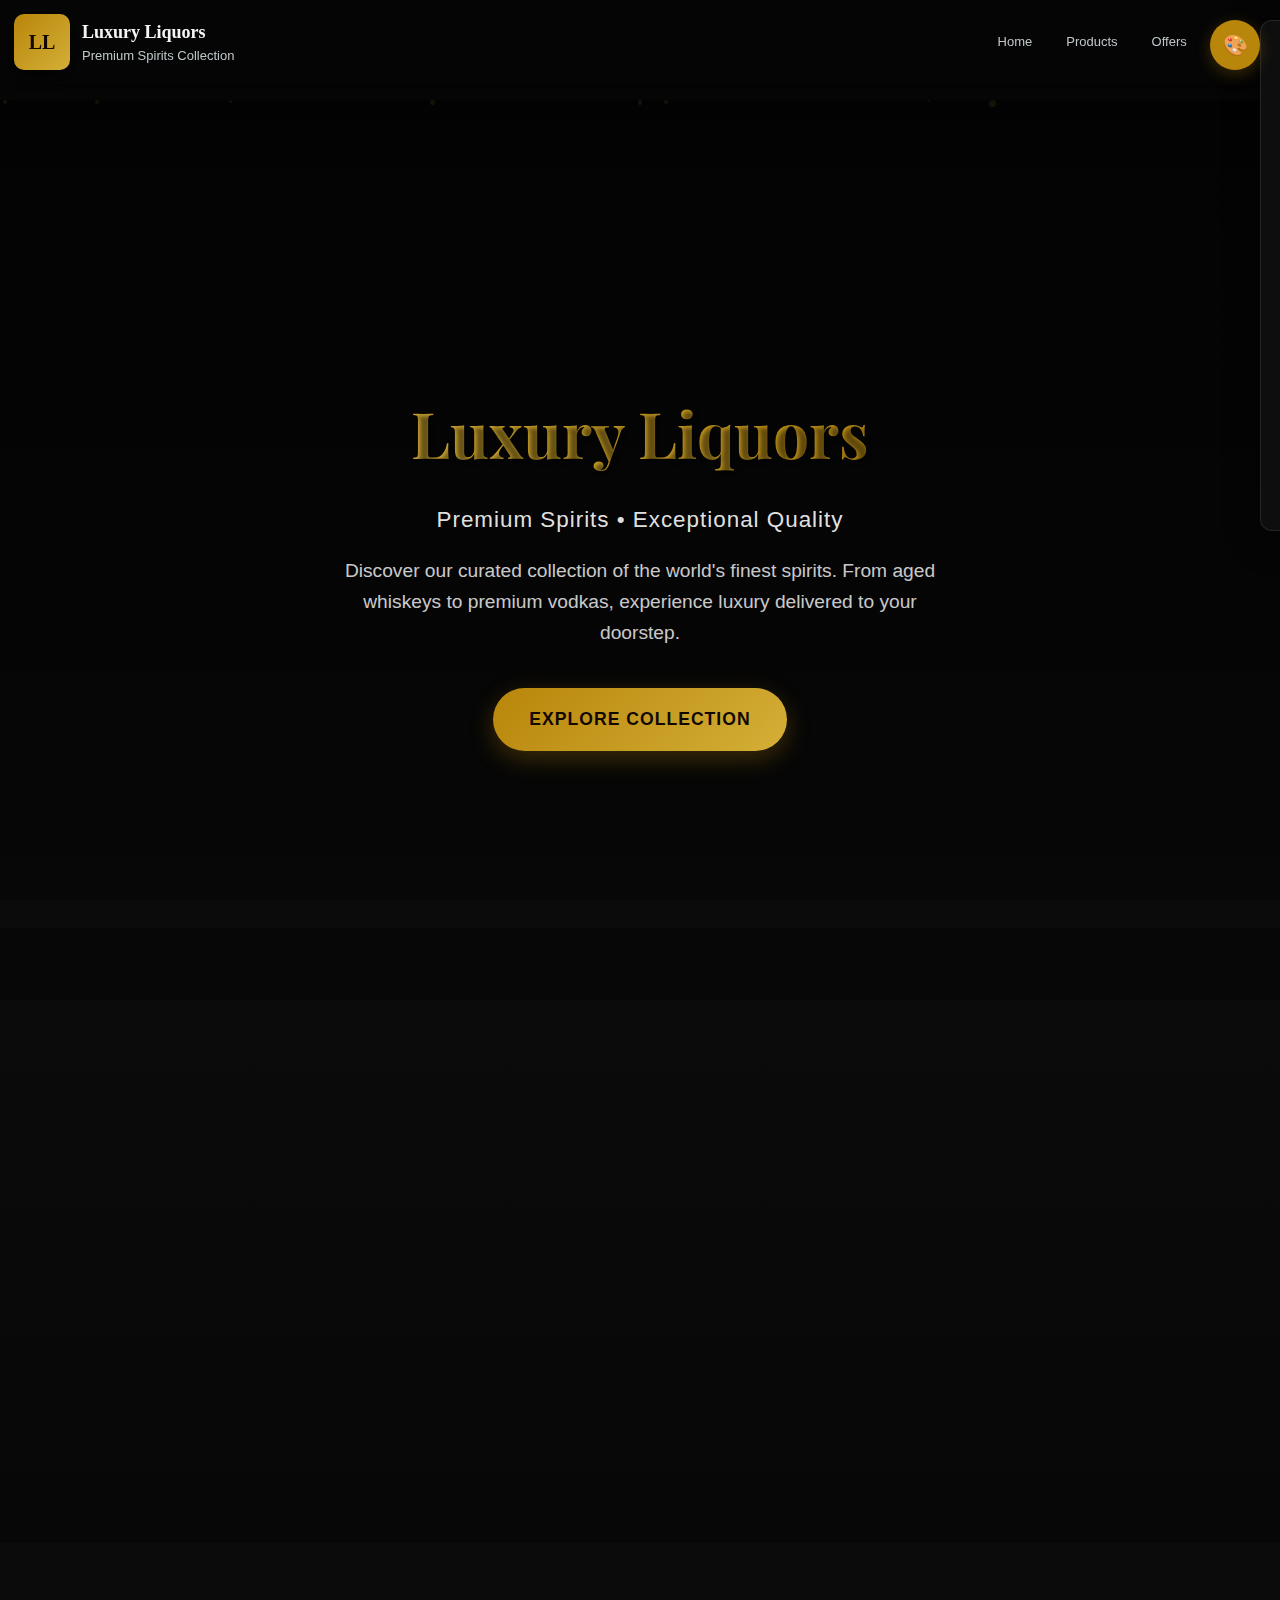
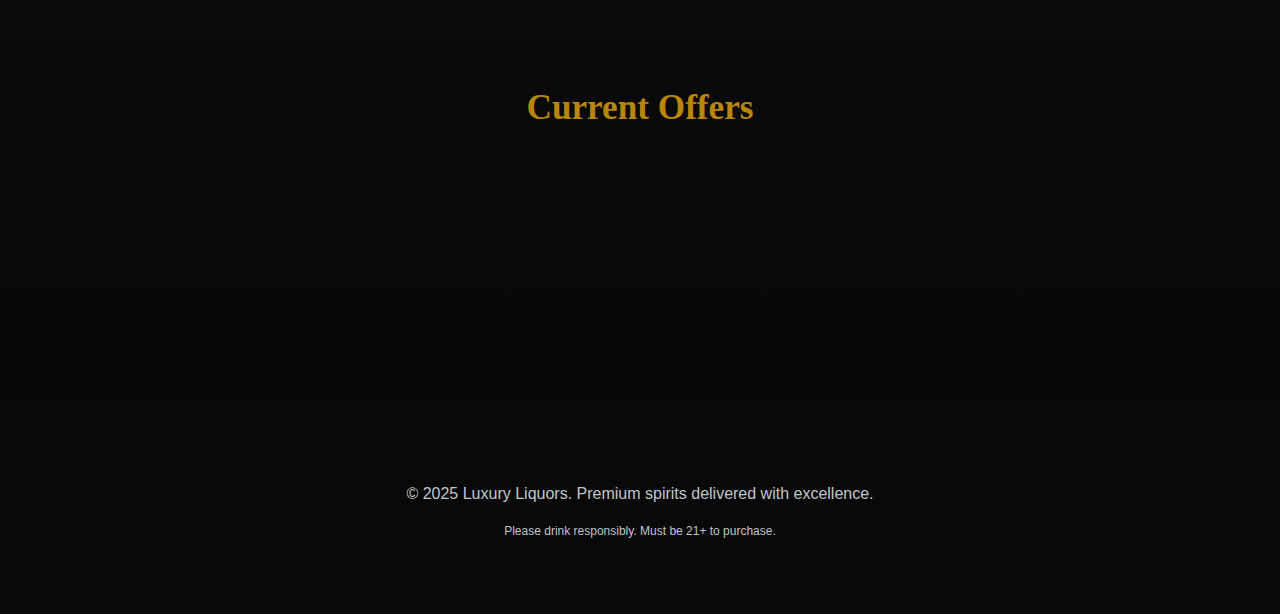
<file: index.html>
<!DOCTYPE html>
<html lang="en">
<head>
    <meta charset="UTF-8">
    <meta name="viewport" content="width=device-width, initial-scale=1.0">
    <title>Luxury Liquor Store - Premium Spirits Delivered</title>
    <meta name="description" content="Discover premium whisky, vodka, rum and fine spirits. Fast delivery, authentic products, and exceptional service.">
    <link rel="stylesheet" href="style.css">
    <link rel="preconnect" href="https://fonts.googleapis.com">
    <link rel="preconnect" href="https://fonts.gstatic.com" crossorigin>
    <link href="https://fonts.googleapis.com/css2?family=Playfair+Display:wght@400;600;700&display=swap" rel="stylesheet">
    <style>
        /* Hero section with customizable background image */
        .hero-main {
            position: relative;
            min-height: 100vh;
            display: flex;
            align-items: center;
            justify-content: center;
            background: linear-gradient(rgba(0,0,0,0.6), rgba(0,0,0,0.4)), 
                        var(--hero-bg-image, url('https://images.unsplash.com/photo-1569529465841-dfecdab7503b?ixlib=rb-4.0.3&auto=format&fit=crop&w=1950&q=80')) center/cover no-repeat;
            background-attachment: fixed;
            color: #fff;
            text-align: center;
            overflow: hidden;
        }

        /* Background image customization panel */
        .bg-customizer {
            position: fixed;
            top: 20px;
            right: 20px;
            z-index: 1000;
            background: rgba(15, 15, 16, 0.95);
            backdrop-filter: blur(10px);
            border-radius: 12px;
            padding: 20px;
            border: 1px solid rgba(255,255,255,0.1);
            box-shadow: 0 8px 32px rgba(0,0,0,0.5);
            max-width: 300px;
            transition: all 0.3s ease;
            transform: translateX(100%);
        }

        .bg-customizer.active {
            transform: translateX(0);
        }

        .bg-customizer h3 {
            margin: 0 0 15px 0;
            color: var(--accent);
            font-size: 16px;
            font-weight: 600;
        }

        .bg-input-group {
            margin-bottom: 15px;
        }

        .bg-input-group label {
            display: block;
            color: var(--muted);
            font-size: 12px;
            margin-bottom: 6px;
            text-transform: uppercase;
            letter-spacing: 0.5px;
        }

        .bg-url-input {
            width: 100%;
            padding: 10px;
            border: 1px solid rgba(255,255,255,0.1);
            border-radius: 6px;
            background: rgba(0,0,0,0.3);
            color: #fff;
            font-size: 13px;
            outline: none;
            transition: border-color 0.2s ease;
        }

        .bg-url-input:focus {
            border-color: var(--accent);
        }

        .bg-preset-grid {
            display: grid;
            grid-template-columns: repeat(2, 1fr);
            gap: 8px;
            margin-bottom: 15px;
        }

        .bg-preset {
            aspect-ratio: 16/9;
            border-radius: 6px;
            border: 2px solid transparent;
            cursor: pointer;
            background-size: cover;
            background-position: center;
            transition: all 0.2s ease;
            position: relative;
            overflow: hidden;
        }

        .bg-preset:hover {
            border-color: var(--accent);
            transform: scale(1.05);
        }

        .bg-preset.selected {
            border-color: var(--accent);
            box-shadow: 0 0 10px rgba(184, 134, 11, 0.5);
        }

        .bg-preset::after {
            content: '';
            position: absolute;
            inset: 0;
            background: rgba(0,0,0,0.2);
            transition: opacity 0.2s ease;
        }

        .bg-preset:hover::after {
            opacity: 0;
        }

        .bg-actions {
            display: flex;
            gap: 8px;
        }

        .bg-btn {
            flex: 1;
            padding: 8px 12px;
            border: 1px solid rgba(255,255,255,0.2);
            border-radius: 6px;
            background: transparent;
            color: var(--muted);
            font-size: 12px;
            cursor: pointer;
            transition: all 0.2s ease;
        }

        .bg-btn:hover {
            background: var(--accent);
            color: #120800;
            border-color: var(--accent);
        }

        .bg-btn.primary {
            background: var(--accent);
            color: #120800;
            border-color: var(--accent);
        }

        .bg-toggle {
            position: fixed;
            top: 20px;
            right: 20px;
            z-index: 1001;
            background: var(--accent);
            color: #120800;
            border: none;
            border-radius: 50%;
            width: 50px;
            height: 50px;
            cursor: pointer;
            font-size: 20px;
            box-shadow: 0 4px 16px rgba(184, 134, 11, 0.3);
            transition: all 0.3s ease;
        }

        .bg-toggle:hover {
            transform: scale(1.1);
            box-shadow: 0 6px 20px rgba(184, 134, 11, 0.4);
        }

        .bg-overlay-controls {
            margin-bottom: 15px;
        }

        .overlay-slider {
            width: 100%;
            margin-top: 8px;
        }

        .overlay-slider input[type="range"] {
            width: 100%;
            background: transparent;
            -webkit-appearance: none;
        }

        .overlay-slider input[type="range"]::-webkit-slider-track {
            width: 100%;
            height: 4px;
            background: rgba(255,255,255,0.2);
            border-radius: 2px;
        }

        .overlay-slider input[type="range"]::-webkit-slider-thumb {
            -webkit-appearance: none;
            width: 16px;
            height: 16px;
            background: var(--accent);
            border-radius: 50%;
            cursor: pointer;
        }

        .hero-content {
            max-width: 800px;
            padding: 40px 20px;
            z-index: 2;
            position: relative;
            animation: fadeInUp 1s ease-out;
        }

        .hero-title {
            font-family: 'Playfair Display', serif;
            font-size: clamp(2.5rem, 5vw, 4rem);
            font-weight: 700;
            margin-bottom: 16px;
            text-shadow: 2px 2px 4px rgba(0,0,0,0.5);
            background: linear-gradient(45deg, #d4af37, #b8860b);
            -webkit-background-clip: text;
            -webkit-text-fill-color: transparent;
            background-clip: text;
        }

        .hero-subtitle {
            font-size: clamp(1.1rem, 2.5vw, 1.4rem);
            margin-bottom: 8px;
            color: rgba(255,255,255,0.9);
            font-weight: 300;
            letter-spacing: 1px;
        }

        .hero-description {
            font-size: clamp(1rem, 2vw, 1.2rem);
            margin-bottom: 40px;
            color: rgba(255,255,255,0.8);
            line-height: 1.6;
            max-width: 600px;
            margin-left: auto;
            margin-right: auto;
        }

        .explore-btn {
            display: inline-block;
            padding: 18px 36px;
            background: linear-gradient(135deg, var(--accent), var(--accent-2));
            color: #120800;
            text-decoration: none;
            border-radius: 50px;
            font-weight: 700;
            font-size: 1.1rem;
            letter-spacing: 1px;
            text-transform: uppercase;
            transition: all 0.3s ease;
            box-shadow: 0 8px 25px rgba(184, 134, 11, 0.3);
            position: relative;
            overflow: hidden;
        }

        .explore-btn::before {
            content: '';
            position: absolute;
            top: 0;
            left: -100%;
            width: 100%;
            height: 100%;
            background: linear-gradient(90deg, transparent, rgba(255,255,255,0.2), transparent);
            transition: left 0.6s;
        }

        .explore-btn:hover::before {
            left: 100%;
        }

        .explore-btn:hover {
            transform: translateY(-3px);
            box-shadow: 0 12px 35px rgba(184, 134, 11, 0.4);
        }

        .explore-btn:active {
            transform: translateY(-1px);
        }

        /* Features section */
        .features-section {
            padding: 80px 0;
            background: linear-gradient(180deg, #0b0b0b 0%, #070707 100%);
        }

        .features-grid {
            display: grid;
            grid-template-columns: repeat(auto-fit, minmax(300px, 1fr));
            gap: 30px;
            max-width: 1200px;
            margin: 0 auto;
            padding: 0 var(--container-padding);
        }

        .feature-card {
            background: linear-gradient(145deg, rgba(255,255,255,0.03), rgba(255,255,255,0.01));
            padding: 30px;
            border-radius: 15px;
            text-align: center;
            border: 1px solid rgba(255,255,255,0.05);
            transition: all 0.3s ease;
        }

        .feature-card:hover {
            transform: translateY(-8px);
            box-shadow: 0 15px 40px rgba(0,0,0,0.4);
            border-color: rgba(184, 134, 11, 0.3);
        }

        .feature-icon {
            width: 60px;
            height: 60px;
            background: linear-gradient(135deg, var(--accent), var(--accent-2));
            border-radius: 50%;
            margin: 0 auto 20px;
            display: flex;
            align-items: center;
            justify-content: center;
            font-size: 24px;
            color: #120800;
            font-weight: bold;
        }

        .feature-title {
            font-size: 1.3rem;
            font-weight: 600;
            margin-bottom: 12px;
            color: var(--accent);
        }

        .feature-desc {
            color: var(--muted);
            line-height: 1.6;
        }

        /* Animations */
        @keyframes fadeInUp {
            from {
                opacity: 0;
                transform: translateY(30px);
            }
            to {
                opacity: 1;
                transform: translateY(0);
            }
        }

        .animate-on-scroll {
            opacity: 0;
            transform: translateY(20px);
            transition: all 0.6s ease;
        }

        .animate-on-scroll.visible {
            opacity: 1;
            transform: translateY(0);
        }

        /* Floating particles effect */
        .particles {
            position: absolute;
            top: 0;
            left: 0;
            width: 100%;
            height: 100%;
            pointer-events: none;
            z-index: 1;
        }

        .particle {
            position: absolute;
            background: rgba(212, 175, 55, 0.1);
            border-radius: 50%;
            animation: float 15s infinite linear;
        }

        @keyframes float {
            0% {
                transform: translateY(100vh) rotate(0deg);
                opacity: 0;
            }
            10% {
                opacity: 1;
            }
            90% {
                opacity: 1;
            }
            100% {
                transform: translateY(-100vh) rotate(360deg);
                opacity: 0;
            }
        }

        /* Responsive design */
        @media (max-width: 768px) {
            .hero-main {
                background-attachment: scroll;
                min-height: 90vh;
            }
            
            .features-grid {
                grid-template-columns: 1fr;
                gap: 20px;
            }
            
            .explore-btn {
                padding: 16px 32px;
                font-size: 1rem;
            }
        }

        /* Custom header styles for index page */
        .index-header {
            position: absolute;
            top: 0;
            left: 0;
            right: 0;
            z-index: 10;
            background: rgba(0,0,0,0.2);
            backdrop-filter: blur(10px);
        }
    </style>
</head>
<body>
    <!-- Background Customizer Toggle Button -->
    <button class="bg-toggle" id="bgToggle" title="Customize Background">
        🎨
    </button>

    <!-- Background Customizer Panel -->
    <div class="bg-customizer" id="bgCustomizer">
        <h3>🖼️ Background Settings</h3>
        
        <div class="bg-input-group">
            <label for="bgUrlInput">Custom Image URL</label>
            <input type="url" id="bgUrlInput" class="bg-url-input" placeholder="https://your-image-url.jpg">
        </div>

        <div class="bg-input-group">
            <label>Overlay Darkness</label>
            <div class="overlay-slider">
                <input type="range" id="overlaySlider" min="0" max="0.8" step="0.1" value="0.5">
                <div style="display: flex; justify-content: space-between; font-size: 10px; color: var(--muted); margin-top: 4px;">
                    <span>Light</span>
                    <span>Dark</span>
                </div>
            </div>
        </div>

        <div class="bg-input-group">
            <label>Preset Backgrounds</label>
            <div class="bg-preset-grid">
                <div class="bg-preset" data-bg="https://images.unsplash.com/photo-1569529465841-dfecdab7503b?ixlib=rb-4.0.3&auto=format&fit=crop&w=1950&q=80" 
                     style="background-image: url('https://images.unsplash.com/photo-1569529465841-dfecdab7503b?ixlib=rb-4.0.3&auto=format&fit=crop&w=400&q=80')" 
                     title="Luxury Bar"></div>
                
                <div class="bg-preset" data-bg="https://images.unsplash.com/photo-1514362545857-3bc16c4c7d1b?ixlib=rb-4.0.3&auto=format&fit=crop&w=1950&q=80" 
                     style="background-image: url('https://images.unsplash.com/photo-1514362545857-3bc16c4c7d1b?ixlib=rb-4.0.3&auto=format&fit=crop&w=400&q=80')" 
                     title="Wine Cellar"></div>
                
                <div class="bg-preset" data-bg="https://images.unsplash.com/photo-1551024601-bec78aea704b?ixlib=rb-4.0.3&auto=format&fit=crop&w=1950&q=80" 
                     style="background-image: url('https://images.unsplash.com/photo-1551024601-bec78aea704b?ixlib=rb-4.0.3&auto=format&fit=crop&w=400&q=80')" 
                     title="Whisky Bottles"></div>
                
                <div class="bg-preset" data-bg="https://images.unsplash.com/photo-1470337458703-46ad1756a187?ixlib=rb-4.0.3&auto=format&fit=crop&w=1950&q=80" 
                     style="background-image: url('https://images.unsplash.com/photo-1470337458703-46ad1756a187?ixlib=rb-4.0.3&auto=format&fit=crop&w=400&q=80')" 
                     title="Dark Bar"></div>

                <div class="bg-preset" data-bg="https://images.unsplash.com/photo-1551024709-8f23befc6f87?ixlib=rb-4.0.3&auto=format&fit=crop&w=1950&q=80" 
                     style="background-image: url('https://images.unsplash.com/photo-1551024709-8f23befc6f87?ixlib=rb-4.0.3&auto=format&fit=crop&w=400&q=80')" 
                     title="Cocktail Bar"></div>
                
                <div class="bg-preset" data-bg="https://images.unsplash.com/photo-1607619662634-3ac55ec2c56f?ixlib=rb-4.0.3&auto=format&fit=crop&w=1950&q=80" 
                     style="background-image: url('https://images.unsplash.com/photo-1607619662634-3ac55ec2c56f?ixlib=rb-4.0.3&auto=format&fit=crop&w=400&q=80')" 
                     title="Luxury Lounge"></div>
            </div>
        </div>

        <div class="bg-actions">
            <button class="bg-btn" id="resetBg">Reset</button>
            <button class="bg-btn primary" id="applyBg">Apply</button>
            <button class="bg-btn" id="saveBg">Save</button>
        </div>
    </div>

    <!-- Header -->
    <div class="container">
        <header class="header index-header">
            <div class="brand">
                <div class="logo">LL</div>
                <div>
                    <h1>Luxury Liquors</h1>
                    <p>Premium Spirits Collection</p>
                </div>
            </div>
            <nav class="nav">
                <a href="index.html">Home</a>
                <a href="menu.html">Products</a>
                <a href="offers.html">Offers</a>
                <a href="order.html">Order</a>
            </nav>
        </header>
    </div>

    <!-- Hero Section with Background Image -->
    <section class="hero-main">
        <!-- Floating Particles -->
        <div class="particles" id="particles"></div>
        
        <div class="hero-content">
            <h1 class="hero-title">Luxury Liquors</h1>
            <p class="hero-subtitle">Premium Spirits • Exceptional Quality</p>
            <p class="hero-description">
                Discover our curated collection of the world's finest spirits. 
                From aged whiskeys to premium vodkas, experience luxury delivered to your doorstep.
            </p>
            <a href="menu.html" class="explore-btn">
                Explore Collection
            </a>
        </div>
    </section>

    <!-- Features Section -->
    <section class="features-section">
        <div class="container">
            <div class="features-grid">
                <div class="feature-card animate-on-scroll">
                    <div class="feature-icon">🥃</div>
                    <h3 class="feature-title">Premium Collection</h3>
                    <p class="feature-desc">
                        Handpicked selection of the world's finest spirits, from rare single malts to luxury vodkas.
                    </p>
                </div>
                
                <div class="feature-card animate-on-scroll">
                    <div class="feature-icon">🚚</div>
                    <h3 class="feature-title">Fast Delivery</h3>
                    <p class="feature-desc">
                        Quick and secure delivery within 2-5 days. Priority dispatch available for weekend orders.
                    </p>
                </div>
                
                <div class="feature-card animate-on-scroll">
                    <div class="feature-icon">🏆</div>
                    <h3 class="feature-title">Authentic Quality</h3>
                    <p class="feature-desc">
                        100% authentic products sourced directly from distilleries. Quality guaranteed on every bottle.
                    </p>
                </div>
            </div>
        </div>
    </section>

    <!-- Current Offers Section -->
    <section class="features-section" style="padding: 60px 0;">
        <div class="container">
            <h2 style="text-align: center; font-family: var(--brand-font); font-size: 2.2rem; margin-bottom: 40px; color: var(--accent);">
                Current Offers
            </h2>
            <div class="offers" id="homeOffers">
                <!-- Offers will be dynamically loaded here -->
            </div>
        </div>
    </section>

    <!-- Footer -->
    <footer class="footer">
        <div class="container">
            <p>&copy; 2025 Luxury Liquors. Premium spirits delivered with excellence.</p>
            <p style="margin-top: 8px; font-size: 12px; color: var(--muted);">
                Please drink responsibly. Must be 21+ to purchase.
            </p>
        </div>
    </footer>

    <!-- Script -->
    <script src="script.js"></script>
    <script>
        // Initialize particles effect
        function createParticles() {
            const particlesContainer = document.getElementById('particles');
            const particleCount = 20;

            for (let i = 0; i < particleCount; i++) {
                setTimeout(() => {
                    const particle = document.createElement('div');
                    particle.className = 'particle';
                    particle.style.left = Math.random() * 100 + '%';
                    particle.style.width = particle.style.height = Math.random() * 6 + 2 + 'px';
                    particle.style.animationDelay = Math.random() * 15 + 's';
                    particle.style.animationDuration = (Math.random() * 10 + 10) + 's';
                    particlesContainer.appendChild(particle);

                    // Remove particle after animation
                    setTimeout(() => {
                        if (particle.parentNode) {
                            particle.parentNode.removeChild(particle);
                        }
                    }, 25000);
                }, i * 100);
            }
        }

        // Scroll animations
        function handleScrollAnimations() {
            const elements = document.querySelectorAll('.animate-on-scroll');
            const windowHeight = window.innerHeight;

            elements.forEach(element => {
                const elementTop = element.getBoundingClientRect().top;
                const elementVisible = 150;

                if (elementTop < windowHeight - elementVisible) {
                    element.classList.add('visible');
                }
            });
        }

        // Background customizer functionality
        const BackgroundCustomizer = {
            panel: null,
            toggle: null,
            heroSection: null,
            currentBg: '',
            currentOverlay: 0.5,

            init() {
                this.panel = document.getElementById('bgCustomizer');
                this.toggle = document.getElementById('bgToggle');
                this.heroSection = document.querySelector('.hero-main');
                
                this.setupEventListeners();
                this.loadSavedSettings();
            },

            setupEventListeners() {
                // Toggle panel
                this.toggle.addEventListener('click', () => this.togglePanel());
                
                // Close panel when clicking outside
                document.addEventListener('click', (e) => {
                    if (!this.panel.contains(e.target) && !this.toggle.contains(e.target)) {
                        this.closePanel();
                    }
                });

                // Custom URL input
                document.getElementById('bgUrlInput').addEventListener('input', (e) => {
                    this.currentBg = e.target.value;
                });

                // Overlay slider
                document.getElementById('overlaySlider').addEventListener('input', (e) => {
                    this.currentOverlay = parseFloat(e.target.value);
                    this.updateOverlay();
                });

                // Preset backgrounds
                document.querySelectorAll('.bg-preset').forEach(preset => {
                    preset.addEventListener('click', () => {
                        this.selectPreset(preset);
                    });
                });

                // Action buttons
                document.getElementById('applyBg').addEventListener('click', () => this.applyBackground());
                document.getElementById('resetBg').addEventListener('click', () => this.resetBackground());
                document.getElementById('saveBg').addEventListener('click', () => this.saveSettings());
            },

            togglePanel() {
                this.panel.classList.toggle('active');
            },

            closePanel() {
                this.panel.classList.remove('active');
            },

            selectPreset(preset) {
                // Remove previous selection
                document.querySelectorAll('.bg-preset').forEach(p => p.classList.remove('selected'));
                
                // Select current preset
                preset.classList.add('selected');
                this.currentBg = preset.dataset.bg;
                
                // Update URL input
                document.getElementById('bgUrlInput').value = this.currentBg;
            },

            applyBackground() {
                if (this.currentBg) {
                    this.heroSection.style.setProperty('--hero-bg-image', `url('${this.currentBg}')`);
                    this.showNotification('Background applied successfully!', 'success');
                } else {
                    this.showNotification('Please enter a valid image URL', 'error');
                }
            },

            updateOverlay() {
                const overlay = `linear-gradient(rgba(0,0,0,${this.currentOverlay}), rgba(0,0,0,${this.currentOverlay * 0.8}))`;
                this.heroSection.style.background = `${overlay}, var(--hero-bg-image, url('https://images.unsplash.com/photo-1569529465841-dfecdab7503b?ixlib=rb-4.0.3&auto=format&fit=crop&w=1950&q=80')) center/cover no-repeat`;
            },

            resetBackground() {
                this.currentBg = 'https://images.unsplash.com/photo-1569529465841-dfecdab7503b?ixlib=rb-4.0.3&auto=format&fit=crop&w=1950&q=80';
                this.currentOverlay = 0.5;
                
                document.getElementById('bgUrlInput').value = '';
                document.getElementById('overlaySlider').value = '0.5';
                document.querySelectorAll('.bg-preset').forEach(p => p.classList.remove('selected'));
                
                this.heroSection.style.removeProperty('--hero-bg-image');
                this.updateOverlay();
                
                this.showNotification('Background reset to default', 'info');
            },

            saveSettings() {
                const settings = {
                    background: this.currentBg,
                    overlay: this.currentOverlay
                };
                
                try {
                    localStorage.setItem('luxe_bg_settings', JSON.stringify(settings));
                    this.showNotification('Settings saved successfully!', 'success');
                } catch (error) {
                    this.showNotification('Failed to save settings', 'error');
                }
            },

            loadSavedSettings() {
                try {
                    const saved = localStorage.getItem('luxe_bg_settings');
                    if (saved) {
                        const settings = JSON.parse(saved);
                        this.currentBg = settings.background || '';
                        this.currentOverlay = settings.overlay || 0.5;
                        
                        if (this.currentBg) {
                            document.getElementById('bgUrlInput').value = this.currentBg;
                            this.applyBackground();
                        }
                        
                        document.getElementById('overlaySlider').value = this.currentOverlay;
                        this.updateOverlay();
                    }
                } catch (error) {
                    console.log('No saved background settings found');
                }
            },

            showNotification(message, type) {
                // Remove existing notification
                const existing = document.querySelector('.bg-notification');
                if (existing) existing.remove();

                const notification = document.createElement('div');
                notification.className = `bg-notification bg-notification-${type}`;
                notification.style.cssText = `
                    position: fixed;
                    bottom: 20px;
                    right: 20px;
                    background: ${type === 'success' ? 'var(--accent)' : type === 'error' ? '#e74c3c' : 'var(--panel)'};
                    color: ${type === 'success' ? '#120800' : '#fff'};
                    padding: 12px 16px;
                    border-radius: 8px;
                    box-shadow: 0 4px 12px rgba(0,0,0,0.3);
                    z-index: 1002;
                    font-size: 13px;
                    font-weight: 500;
                    animation: slideInUp 0.3s ease;
                `;
                notification.textContent = message;
                
                document.body.appendChild(notification);
                
                setTimeout(() => {
                    notification.style.animation = 'slideOutDown 0.3s ease forwards';
                    setTimeout(() => notification.remove(), 300);
                }, 3000);
            }
        };

        // Add CSS animations for notifications
        const style = document.createElement('style');
        style.textContent = `
            @keyframes slideInUp {
                from { transform: translateY(100%); opacity: 0; }
                to { transform: translateY(0); opacity: 1; }
            }
            @keyframes slideOutDown {
                from { transform: translateY(0); opacity: 1; }
                to { transform: translateY(100%); opacity: 0; }
            }
        `;
        document.head.appendChild(style);

        // Initialize home page
        function initHomePage() {
            // Initialize background customizer
            BackgroundCustomizer.init();

            // Load and display offers
            if (typeof window.LuxuryLiquorApp !== 'undefined') {
                const offersContainer = document.getElementById('homeOffers');
                if (offersContainer && PRODUCT_CATALOG) {
                    PRODUCT_CATALOG.offers.forEach(offer => {
                        const offerElement = document.createElement('div');
                        offerElement.className = 'offer animate-on-scroll';
                        offerElement.innerHTML = `
                            <div class="title">${offer.title}</div>
                            <div class="sub">${offer.description}</div>
                        `;
                        offersContainer.appendChild(offerElement);
                    });
                }
            }

            // Start particles animation
            createParticles();
            setInterval(createParticles, 5000); // Recreate particles every 5 seconds

            // Handle scroll animations
            handleScrollAnimations();
            window.addEventListener('scroll', handleScrollAnimations);

            // Smooth scrolling for anchor links
            document.querySelectorAll('a[href^="#"]').forEach(anchor => {
                anchor.addEventListener('click', function (e) {
                    e.preventDefault();
                    const target = document.querySelector(this.getAttribute('href'));
                    if (target) {
                        target.scrollIntoView({
                            behavior: 'smooth'
                        });
                    }
                });
            });
        }

        // Initialize when DOM is ready
        if (document.readyState === 'loading') {
            document.addEventListener('DOMContentLoaded', initHomePage);
        } else {
            initHomePage();
        }

        // Add some interactivity to the hero section
        document.addEventListener('mousemove', (e) => {
            const heroContent = document.querySelector('.hero-content');
            if (heroContent && window.innerWidth > 768) {
                const x = (e.clientX - window.innerWidth / 2) / 50;
                const y = (e.clientY - window.innerHeight / 2) / 50;
                
                heroContent.style.transform = `translate(${x}px, ${y}px)`;
            }
        });
    </script>
</body>
</html>
</file>
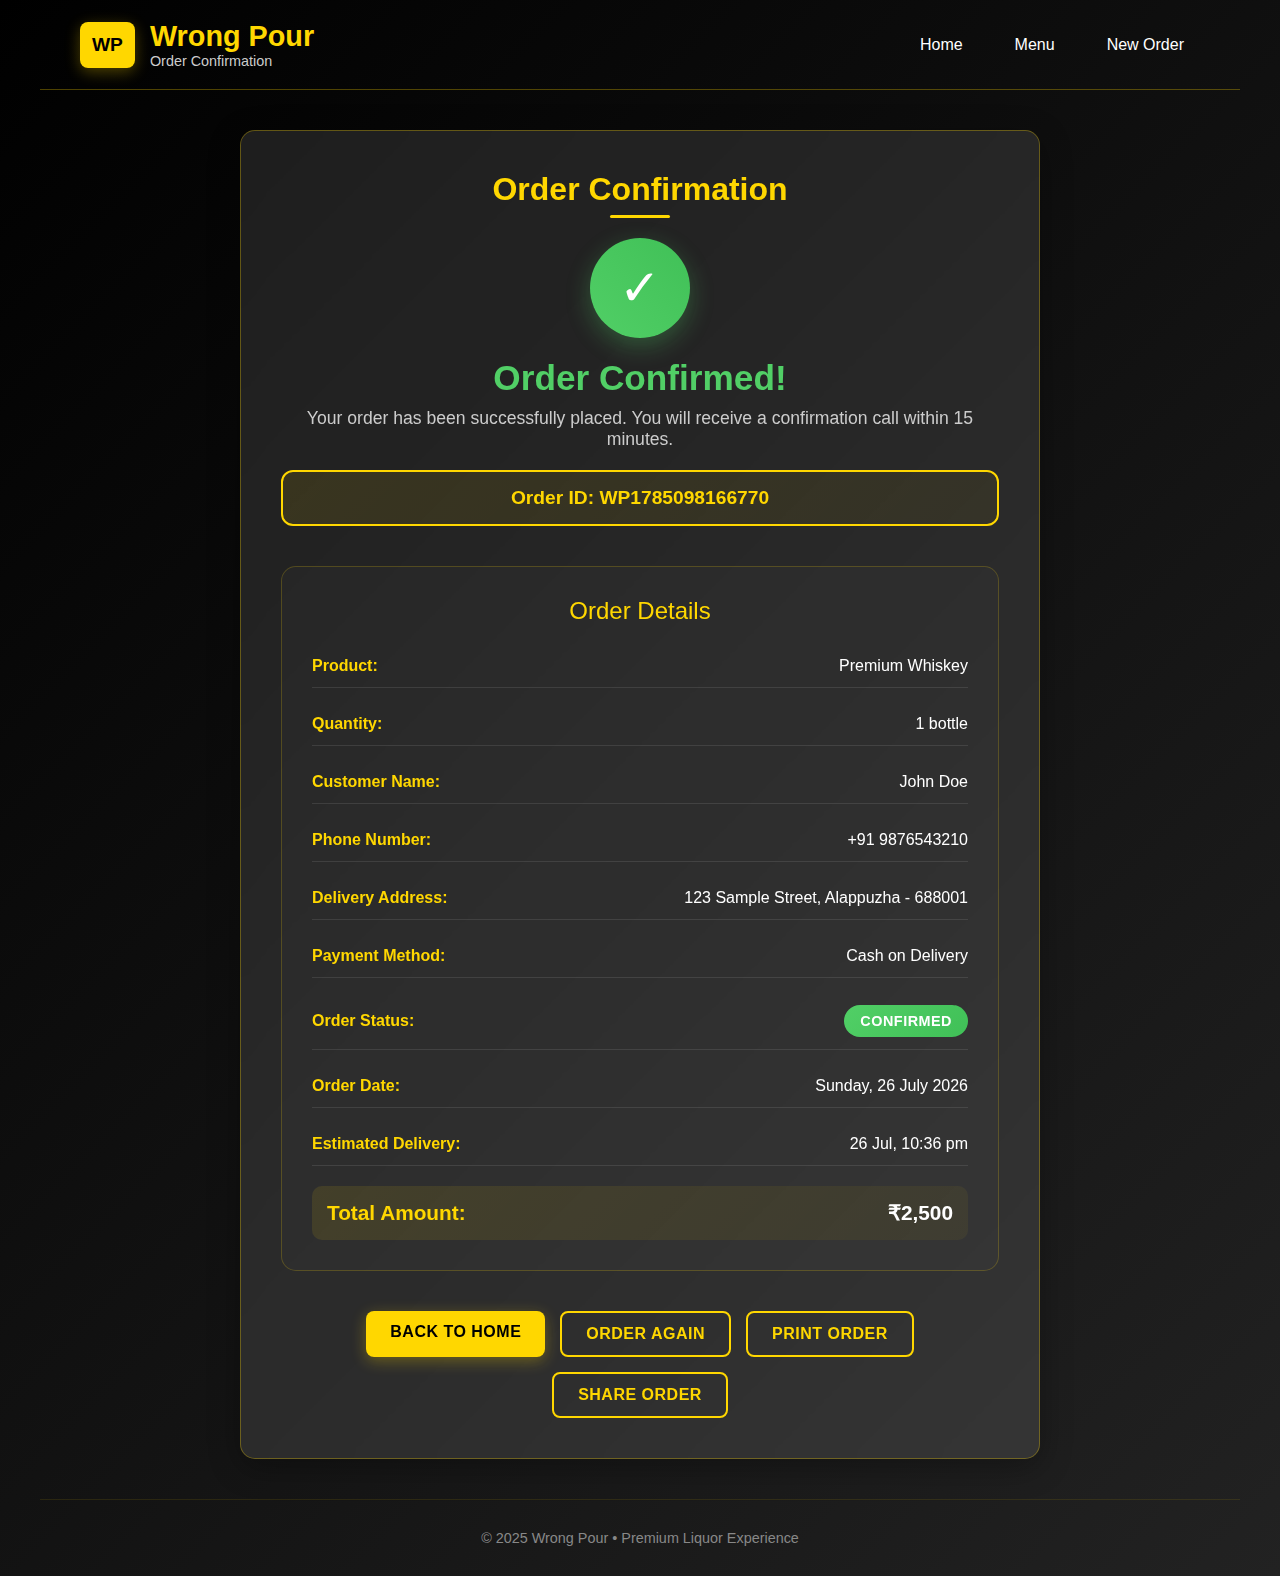
<file: conformation.html>
<!doctype html>
<html lang="en">
<head>
  <meta charset="utf-8" />
  <meta name="viewport" content="width=device-width,initial-scale=1" />
  <title>Order Confirmation — Wrong Pour</title>
  <style>
    :root {
      --primary: #ffd700;
      --glass: rgba(255, 255, 255, 0.1);
      --muted: #ccc;
      --border: rgba(255, 215, 0, 0.3);
      --error: #ff6b6b;
      --success: #51cf66;
    }

    * {
      margin: 0;
      padding: 0;
      box-sizing: border-box;
    }

    body {
      font-family: Arial, sans-serif;
      background: linear-gradient(135deg, #000 0%, #111 50%, #222 100%);
      min-height: 100vh;
      color: #fff;
    }

    .container {
      max-width: 1200px;
      margin: 0 auto;
      min-height: 100vh;
      display: flex;
      flex-direction: column;
    }

    /* Header */
    .header {
      display: flex;
      justify-content: space-between;
      align-items: center;
      padding: 20px 40px;
      border-bottom: 1px solid var(--border);
    }

    .brand {
      display: flex;
      align-items: center;
      gap: 15px;
    }

    .logo {
      background: linear-gradient(135deg, var(--primary), #ffd700);
      color: black;
      font-weight: bold;
      padding: 12px;
      border-radius: 8px;
      font-size: 1.2rem;
      box-shadow: 0 4px 15px rgba(255, 215, 0, 0.3);
    }

    .brand h1 {
      margin: 0;
      font-size: 1.8rem;
      color: var(--primary);
    }

    .brand p {
      margin: 0;
      color: var(--muted);
      font-size: 0.9rem;
    }

    .nav {
      display: flex;
      gap: 20px;
    }

    .nav a {
      color: white;
      text-decoration: none;
      padding: 8px 16px;
      border-radius: 6px;
      transition: all 0.3s ease;
      font-weight: 500;
    }

    .nav a:hover {
      background: rgba(255, 215, 0, 0.1);
      color: var(--primary);
      transform: translateY(-2px);
    }

    /* Main Content */
    .main-content {
      flex: 1;
      padding: 40px;
    }

    .card {
      background: var(--glass);
      backdrop-filter: blur(10px);
      padding: 40px;
      border-radius: 15px;
      border: 1px solid var(--border);
      box-shadow: 0 8px 32px rgba(0, 0, 0, 0.3);
      max-width: 800px;
      margin: 0 auto;
    }

    .card h3 {
      color: var(--primary);
      font-size: 2rem;
      margin-bottom: 30px;
      text-align: center;
      position: relative;
    }

    .card h3::after {
      content: '';
      position: absolute;
      bottom: -10px;
      left: 50%;
      transform: translateX(-50%);
      width: 60px;
      height: 3px;
      background: linear-gradient(90deg, var(--primary), #ffd700);
      border-radius: 2px;
    }

    /* Loading State */
    .loading {
      text-align: center;
      padding: 60px 40px;
    }

    .loading-spinner {
      width: 50px;
      height: 50px;
      border: 4px solid rgba(255, 215, 0, 0.3);
      border-top: 4px solid var(--primary);
      border-radius: 50%;
      animation: spin 1s linear infinite;
      margin: 0 auto 20px;
    }

    @keyframes spin {
      0% { transform: rotate(0deg); }
      100% { transform: rotate(360deg); }
    }

    /* Success Section */
    .success-section {
      text-align: center;
      margin-bottom: 40px;
    }

    .success-icon {
      width: 100px;
      height: 100px;
      margin: 0 auto 20px;
      background: linear-gradient(45deg, var(--success), #40c057);
      border-radius: 50%;
      display: flex;
      align-items: center;
      justify-content: center;
      font-size: 50px;
      color: white;
      animation: bounce 0.6s ease-in-out;
      box-shadow: 0 8px 25px rgba(81, 207, 102, 0.3);
    }

    @keyframes bounce {
      0%, 20%, 50%, 80%, 100% {
        transform: translateY(0);
      }
      40% {
        transform: translateY(-15px);
      }
      60% {
        transform: translateY(-8px);
      }
    }

    .success-title {
      font-size: 2.2rem;
      color: var(--success);
      font-weight: bold;
      margin-bottom: 10px;
    }

    .success-message {
      font-size: 1.1rem;
      color: var(--muted);
      margin-bottom: 20px;
    }

    .order-id-display {
      background: linear-gradient(135deg, rgba(255, 215, 0, 0.1), rgba(255, 215, 0, 0.05));
      border: 2px solid var(--primary);
      border-radius: 12px;
      padding: 15px;
      margin: 20px 0;
      font-size: 1.2rem;
      font-weight: bold;
      color: var(--primary);
    }

    /* Order Details */
    .order-details {
      background: rgba(255, 255, 255, 0.02);
      border-radius: 15px;
      padding: 30px;
      margin: 30px 0;
      border: 1px solid rgba(255, 215, 0, 0.2);
    }

    .details-title {
      font-size: 1.5rem;
      color: var(--primary);
      margin-bottom: 20px;
      text-align: center;
    }

    .detail-row {
      display: flex;
      justify-content: space-between;
      align-items: center;
      margin-bottom: 15px;
      padding: 12px 0;
      border-bottom: 1px solid rgba(255, 255, 255, 0.1);
    }

    .detail-row:last-child {
      border-bottom: none;
      margin-bottom: 0;
    }

    .detail-label {
      font-weight: 600;
      color: var(--primary);
      font-size: 1rem;
    }

    .detail-value {
      color: white;
      font-size: 1rem;
    }

    .total-row {
      background: linear-gradient(135deg, rgba(255, 215, 0, 0.1), rgba(255, 215, 0, 0.05));
      border-radius: 10px;
      padding: 15px;
      margin-top: 20px;
    }

    .total-row .detail-label,
    .total-row .detail-value {
      font-size: 1.3rem;
      font-weight: bold;
    }

    /* Status Badge */
    .status-badge {
      display: inline-block;
      background: linear-gradient(135deg, var(--success), #40c057);
      color: white;
      padding: 8px 16px;
      border-radius: 20px;
      font-size: 0.9rem;
      font-weight: bold;
      text-transform: uppercase;
      letter-spacing: 0.5px;
    }

    /* Action Buttons */
    .action-buttons {
      display: flex;
      gap: 15px;
      justify-content: center;
      margin-top: 40px;
      flex-wrap: wrap;
    }

    .btn {
      padding: 12px 24px;
      border: none;
      border-radius: 8px;
      font-size: 1rem;
      font-weight: bold;
      cursor: pointer;
      transition: all 0.3s ease;
      text-decoration: none;
      display: inline-block;
      text-transform: uppercase;
      letter-spacing: 0.5px;
      min-width: 150px;
      text-align: center;
    }

    .btn-primary {
      background: linear-gradient(135deg, var(--primary), #ffd700);
      color: black;
      box-shadow: 0 4px 15px rgba(255, 215, 0, 0.3);
    }

    .btn-secondary {
      background: transparent;
      color: var(--primary);
      border: 2px solid var(--primary);
    }

    .btn:hover {
      transform: translateY(-2px);
      box-shadow: 0 6px 20px rgba(0, 0, 0, 0.2);
    }

    .btn-primary:hover {
      box-shadow: 0 6px 20px rgba(255, 215, 0, 0.4);
    }

    .btn-secondary:hover {
      background: var(--primary);
      color: black;
    }

    /* No Order State */
    .no-order {
      text-align: center;
      color: var(--error);
      padding: 60px 40px;
    }

    .no-order-icon {
      font-size: 4rem;
      margin-bottom: 20px;
      opacity: 0.7;
    }

    .no-order h4 {
      font-size: 1.5rem;
      margin-bottom: 10px;
    }

    .no-order p {
      font-size: 1rem;
      margin-bottom: 30px;
      color: var(--muted);
    }

    /* Footer */
    .footer {
      text-align: center;
      padding: 30px 20px;
      color: #888;
      font-size: 0.9rem;
      border-top: 1px solid rgba(255, 215, 0, 0.1);
      margin-top: auto;
    }

    /* Responsive Design */
    @media (max-width: 768px) {
      .header {
        flex-direction: column;
        gap: 20px;
        padding: 20px;
        text-align: center;
      }

      .nav {
        justify-content: center;
        flex-wrap: wrap;
      }

      .main-content {
        padding: 20px;
      }

      .card {
        padding: 25px;
      }

      .detail-row {
        flex-direction: column;
        align-items: flex-start;
        gap: 5px;
      }

      .action-buttons {
        flex-direction: column;
        align-items: center;
      }

      .btn {
        width: 100%;
        max-width: 250px;
      }
    }
  </style>
</head>
<body>
  <div class="container">
    <header class="header">
      <div class="brand">
        <div class="logo">WP</div>
        <div>
          <h1>Wrong Pour</h1>
          <p>Order Confirmation</p>
        </div>
      </div>
      <nav class="nav">
        <a href="index.html">Home</a>
        <a href="menu.html">Menu</a>
        <a href="order.html">New Order</a>
      </nav>
    </header>

    <div class="main-content">
      <section class="card">
        <h3>Order Confirmation</h3>
        <div id="confirmationContent">
          <div class="loading">
            <div class="loading-spinner"></div>
            <p>Loading your order details...</p>
          </div>
        </div>
      </section>
    </div>

    <footer class="footer">© 2025 Wrong Pour • Premium Liquor Experience</footer>
  </div>

  <script>
    // Global variables
    let orderData = null;

    // Initialize page
    document.addEventListener('DOMContentLoaded', function() {
      console.log('Confirmation page initialized');
      initConfirmationPage();
    });

    function initConfirmationPage() {
      // Add a small delay to show loading state
      setTimeout(() => {
        loadOrderData();
        displayConfirmation();
      }, 500);
    }

    function loadOrderData() {
      // Try to get order data from multiple sources in priority order
      orderData = getOrderFromURL() || 
                  getOrderFromSessionStorage() || 
                  getOrderFromLocalStorage() ||
                  getMockOrderData(); // Fallback for testing
      
      console.log('Loaded order data:', orderData);
    }

    function getOrderFromURL() {
      try {
        const urlParams = new URLSearchParams(window.location.search);
        
        if (urlParams.has('orderId')) {
          const orderData = {
            orderId: urlParams.get('orderId'),
            product: decodeURIComponent(urlParams.get('product') || 'Unknown Product'),
            quantity: parseInt(urlParams.get('quantity')) || 1,
            total: parseFloat(urlParams.get('total')) || 0,
            customer: {
              name: decodeURIComponent(urlParams.get('customerName') || 'Guest'),
              phone: urlParams.get('phone') || 'Not provided',
              address: decodeURIComponent(urlParams.get('address') || 'Not provided'),
              city: decodeURIComponent(urlParams.get('city') || 'Not provided'),
              pin: urlParams.get('pin') || 'Not provided'
            },
            payment: urlParams.get('payment') || 'cod',
            status: urlParams.get('status') || 'confirmed',
            timestamp: urlParams.get('timestamp') || new Date().toISOString()
          };
          
          // Store in sessionStorage for future reference
          try {
            sessionStorage.setItem('confirmedOrder', JSON.stringify(orderData));
          } catch (e) {
            console.warn('Could not store in sessionStorage:', e);
          }
          
          return orderData;
        }
      } catch (e) {
        console.warn('Error parsing URL parameters:', e);
      }
      return null;
    }

    function getOrderFromSessionStorage() {
      try {
        const storedOrder = sessionStorage.getItem('confirmedOrder');
        if (storedOrder) {
          return JSON.parse(storedOrder);
        }
      } catch (e) {
        console.warn('Error reading from sessionStorage:', e);
      }
      return null;
    }

    function getOrderFromLocalStorage() {
      try {
        const storedOrder = localStorage.getItem('lastConfirmedOrder');
        if (storedOrder) {
          return JSON.parse(storedOrder);
        }
      } catch (e) {
        console.warn('Error reading from localStorage:', e);
      }
      return null;
    }

    function getMockOrderData() {
      // Fallback mock data for testing when no real order data is available
      return {
        orderId: 'WP' + Date.now(),
        product: 'Premium Whiskey',
        quantity: 1,
        total: 2500,
        customer: {
          name: 'John Doe',
          phone: '+91 9876543210',
          address: '123 Sample Street',
          city: 'Alappuzha',
          pin: '688001'
        },
        payment: 'cod',
        status: 'confirmed',
        timestamp: new Date().toISOString()
      };
    }

    function displayConfirmation() {
      const contentDiv = document.getElementById('confirmationContent');
      
      if (orderData) {
        contentDiv.innerHTML = generateConfirmationHTML(orderData);
      } else {
        contentDiv.innerHTML = generateNoOrderHTML();
      }
    }

    function generateConfirmationHTML(data) {
      const deliveryAddress = `${data.customer.address}, ${data.customer.city} - ${data.customer.pin}`;
      const orderDate = new Date(data.timestamp || Date.now());
      const estimatedDelivery = new Date(orderDate.getTime() + (2 * 60 * 60 * 1000)); // 2 hours later
      
      return `
        <div class="success-section">
          <div class="success-icon">✓</div>
          <div class="success-title">Order Confirmed!</div>
          <div class="success-message">
            Your order has been successfully placed. You will receive a confirmation call within 15 minutes.
          </div>
          <div class="order-id-display">
            Order ID: ${data.orderId}
          </div>
        </div>

        <div class="order-details">
          <div class="details-title">Order Details</div>
          
          <div class="detail-row">
            <span class="detail-label">Product:</span>
            <span class="detail-value">${escapeHtml(data.product)}</span>
          </div>
          
          <div class="detail-row">
            <span class="detail-label">Quantity:</span>
            <span class="detail-value">${data.quantity} ${data.quantity > 1 ? 'bottles' : 'bottle'}</span>
          </div>
          
          <div class="detail-row">
            <span class="detail-label">Customer Name:</span>
            <span class="detail-value">${escapeHtml(data.customer.name)}</span>
          </div>
          
          <div class="detail-row">
            <span class="detail-label">Phone Number:</span>
            <span class="detail-value">${escapeHtml(data.customer.phone)}</span>
          </div>
          
          <div class="detail-row">
            <span class="detail-label">Delivery Address:</span>
            <span class="detail-value">${escapeHtml(deliveryAddress)}</span>
          </div>
          
          <div class="detail-row">
            <span class="detail-label">Payment Method:</span>
            <span class="detail-value">${formatPaymentMethod(data.payment)}</span>
          </div>
          
          <div class="detail-row">
            <span class="detail-label">Order Status:</span>
            <span class="detail-value"><span class="status-badge">${data.status}</span></span>
          </div>
          
          <div class="detail-row">
            <span class="detail-label">Order Date:</span>
            <span class="detail-value">${formatDate(orderDate)}</span>
          </div>
          
          <div class="detail-row">
            <span class="detail-label">Estimated Delivery:</span>
            <span class="detail-value">${formatDateTime(estimatedDelivery)}</span>
          </div>
          
          <div class="total-row detail-row">
            <span class="detail-label">Total Amount:</span>
            <span class="detail-value">₹${formatCurrency(data.total || 0)}</span>
          </div>
        </div>

        <div class="action-buttons">
          <a href="index.html" class="btn btn-primary">Back to Home</a>
          <a href="menu.html" class="btn btn-secondary">Order Again</a>
          <button onclick="printOrder()" class="btn btn-secondary">Print Order</button>
          <button onclick="shareOrder()" class="btn btn-secondary">Share Order</button>
        </div>
      `;
    }

    function generateNoOrderHTML() {
      return `
        <div class="no-order">
          <div class="no-order-icon">📋</div>
          <h4>No Order Found</h4>
          <p>We couldn't find your order details. Please make sure you have a valid order confirmation link.</p>
          <div class="action-buttons">
            <a href="menu.html" class="btn btn-primary">Place New Order</a>
            <a href="index.html" class="btn btn-secondary">Back to Home</a>
          </div>
        </div>
      `;
    }

    function formatPaymentMethod(payment) {
      const methods = {
        'cod': 'Cash on Delivery',
        'card': 'Credit/Debit Card',
        'upi': 'UPI Payment',
        'wallet': 'Digital Wallet'
      };
      return methods[payment] || payment.toUpperCase();
    }

    function formatDate(date) {
      return date.toLocaleDateString('en-IN', {
        weekday: 'long',
        year: 'numeric',
        month: 'long',
        day: 'numeric'
      });
    }

    function formatDateTime(date) {
      return date.toLocaleDateString('en-IN', {
        month: 'short',
        day: 'numeric',
        hour: '2-digit',
        minute: '2-digit',
        hour12: true
      });
    }

    function formatCurrency(amount) {
      return amount.toLocaleString('en-IN');
    }

    function escapeHtml(text) {
      const div = document.createElement('div');
      div.textContent = text;
      return div.innerHTML;
    }

    function printOrder() {
      if (orderData) {
        const printWindow = window.open('', '_blank');
        printWindow.document.write(`
          <!DOCTYPE html>
          <html>
            <head>
              <title>Order Confirmation - ${orderData.orderId}</title>
              <style>
                body { font-family: Arial, sans-serif; margin: 20px; background: white; color: black; }
                .header { text-align: center; margin-bottom: 30px; border-bottom: 2px solid #000; padding-bottom: 20px; }
                .logo { font-size: 24px; font-weight: bold; margin-bottom: 10px; }
                .detail-row { display: flex; justify-content: space-between; margin-bottom: 10px; padding: 5px 0; border-bottom: 1px solid #eee; }
                .detail-row:last-child { border-bottom: 2px solid #000; }
                .total { font-weight: bold; font-size: 1.2em; margin-top: 20px; background: #f5f5f5; padding: 10px; }
                .footer { text-align: center; margin-top: 30px; font-size: 0.8em; color: #666; }
                @media print { body { margin: 0; } }
              </style>
            </head>
            <body>
              <div class="header">
                <div class="logo">Wrong Pour</div>
                <h2>Order Confirmation</h2>
                <p><strong>Order ID: ${orderData.orderId}</strong></p>
                <p>Date: ${formatDate(new Date(orderData.timestamp))}</p>
              </div>
              
              <div class="detail-row"><span><strong>Product:</strong></span><span>${escapeHtml(orderData.product)}</span></div>
              <div class="detail-row"><span><strong>Quantity:</strong></span><span>${orderData.quantity} ${orderData.quantity > 1 ? 'bottles' : 'bottle'}</span></div>
              <div class="detail-row"><span><strong>Customer:</strong></span><span>${escapeHtml(orderData.customer.name)}</span></div>
              <div class="detail-row"><span><strong>Phone:</strong></span><span>${escapeHtml(orderData.customer.phone)}</span></div>
              <div class="detail-row"><span><strong>Address:</strong></span><span>${escapeHtml(orderData.customer.address)}, ${escapeHtml(orderData.customer.city)} - ${orderData.customer.pin}</span></div>
              <div class="detail-row"><span><strong>Payment Method:</strong></span><span>${formatPaymentMethod(orderData.payment)}</span></div>
              <div class="detail-row"><span><strong>Status:</strong></span><span>${orderData.status.toUpperCase()}</span></div>
              
              <div class="detail-row total"><span><strong>Total Amount:</strong></span><span><strong>₹${formatCurrency(orderData.total || 0)}</strong></span></div>
              
              <div class="footer">
                <p>Thank you for choosing Wrong Pour!</p>
                <p>For any queries, contact us at support@wrongpour.com</p>
              </div>
            </body>
          </html>
        `);
        printWindow.document.close();
        printWindow.print();
      }
    }

    function shareOrder() {
      if (orderData && navigator.share) {
        navigator.share({
          title: `Order Confirmation - ${orderData.orderId}`,
          text: `My order from Wrong Pour has been confirmed!\nOrder ID: ${orderData.orderId}\nProduct: ${orderData.product}\nTotal: ₹${formatCurrency(orderData.total)}`,
          url: window.location.href
        }).catch(console.error);
      } else if (orderData) {
        // Fallback to copying link
        const shareText = `Order confirmed at Wrong Pour!\nOrder ID: ${orderData.orderId}\nProduct: ${orderData.product}\nTotal: ₹${formatCurrency(orderData.total)}\nView details: ${window.location.href}`;
        
        if (navigator.clipboard) {
          navigator.clipboard.writeText(shareText).then(() => {
            alert('Order details copied to clipboard!');
          }).catch(() => {
            promptManualCopy(shareText);
          });
        } else {
          promptManualCopy(shareText);
        }
      }
    }

    function promptManualCopy(text) {
      const textArea = document.createElement('textarea');
      textArea.value = text;
      document.body.appendChild(textArea);
      textArea.select();
      document.execCommand('copy');
      document.body.removeChild(textArea);
      alert('Order details copied to clipboard!');
    }

    // Add error handling for the entire page
    window.addEventListener('error', function(e) {
      console.error('Page error:', e.error);
    });

    // Add unhandled promise rejection handling
    window.addEventListener('unhandledrejection', function(e) {
      console.error('Unhandled promise rejection:', e.reason);
    });
  </script>
</body>
</html>
</file>
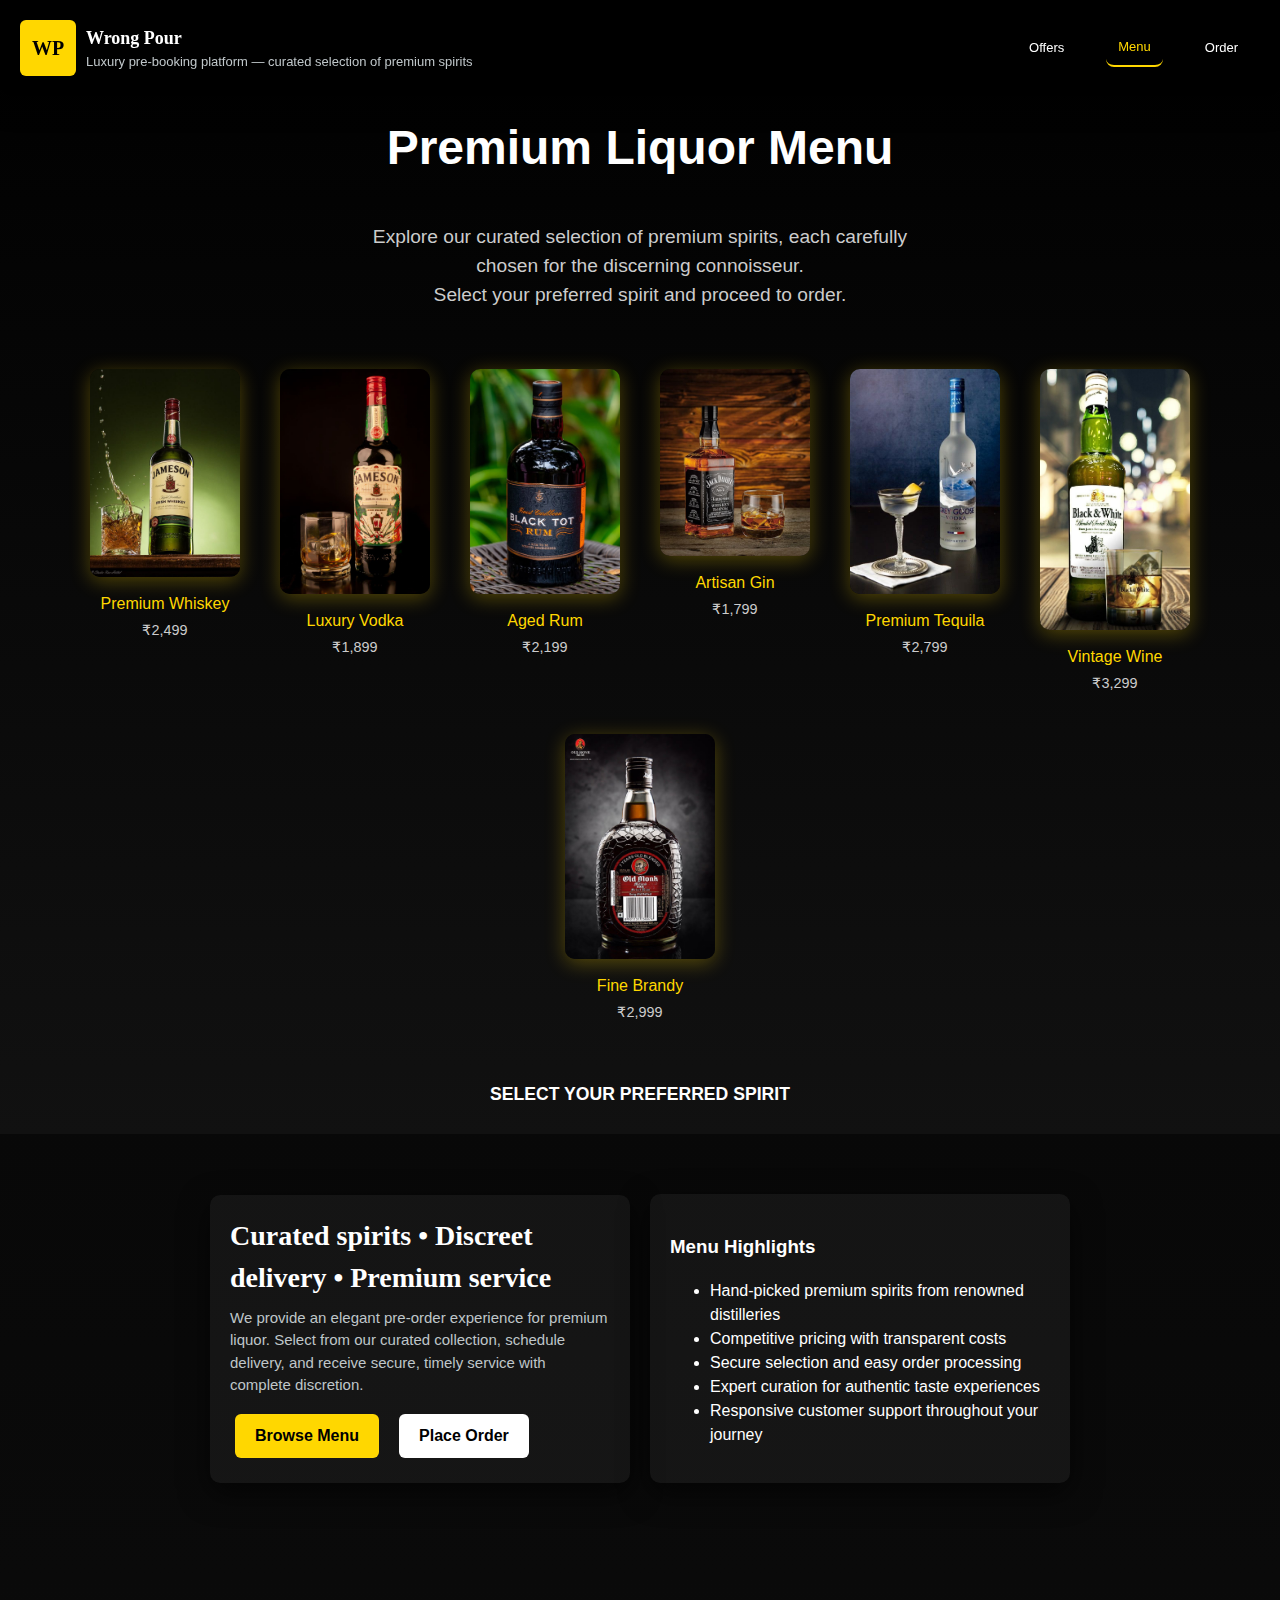
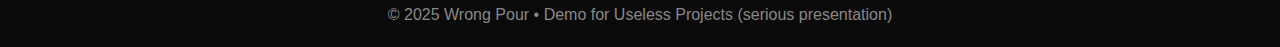
<file: menu.html>
<!doctype html>
<html lang="en">
<head>
  <meta charset="utf-8" />
  <meta name="viewport" content="width=device-width,initial-scale=1" />
  <title>Wrong Pour — Menu | Luxury Pre-Booking</title>
  <link rel="stylesheet" href="style.css" />
  <style>
    body {
      margin: 0;
      font-family: Arial, sans-serif;
      background-color: #000;
      color: #fff;
    }

    /* Header */
    .header {
      display: flex;
      justify-content: space-between;
      align-items: center;
      padding: 20px;
      background: rgba(0, 0, 0, 0.8);
      position: fixed;
      top: 0;
      width: 100%;
      z-index: 10;
    }
    .brand {
      display: flex;
      align-items: center;
      gap: 10px;
    }
    .logo {
      background: gold;
      color: black;
      font-weight: bold;
      padding: 8px;
      border-radius: 6px;
    }
    .nav a {
      margin: 0 10px;
      color: white;
      text-decoration: none;
    }
    .nav a:hover {
      color: gold;
    }
    .nav a.active {
      color: gold;
      border-bottom: 2px solid gold;
    }

    /* Apple-like Intro Section */
    .intro-section {
      min-height: 100vh;
      display: flex;
      justify-content: center;
      align-items: center;
      flex-direction: column;
      text-align: center;
      background: linear-gradient(to bottom, #000, #111);
      padding-top: 80px; /* so it doesn't hide under header */
    }
    .intro-section h1 {
      font-size: 3rem;
      margin-bottom: 20px;
    }
    .intro-section p {
      max-width: 600px;
      font-size: 1.2rem;
      color: #ccc;
    }
    .bottle-images {
      display: flex;
      gap: 20px;
      margin-top: 30px;
      flex-wrap: wrap;
      justify-content: center;
    }
    .bottle {
      text-align: center;
      cursor: pointer;
      transition: all 0.3s ease;
      position: relative;
      padding: 10px;
    }
    .bottle img {
      width: 150px;
      height: auto;
      border-radius: 10px;
      box-shadow: 0px 4px 20px rgba(255, 215, 0, 0.3);
      transition: all 0.3s ease;
    }
    .bottle img:hover {
      transform: scale(1.05);
    }
    .bottle-name {
      margin-top: 8px;
      font-size: 1rem;
      color: gold;
    }
    .bottle-price {
      margin-top: 4px;
      font-size: 0.9rem;
      color: #ccc;
    }
    .selection-prompt {
      margin-top: 20px;
      font-size: 1.1rem;
      color: #fff;
      font-weight: bold;
      min-height: 80px;
      display: flex;
      flex-direction: column;
      align-items: center;
      justify-content: center;
      gap: 15px;
    }

    /* Selection States */
    .bottle.selected {
      transform: scale(1.1);
    }

    .bottle.selected img {
      border: 3px solid gold;
      box-shadow: 0px 6px 30px rgba(255, 215, 0, 0.6);
    }

    .bottle.selected::after {
      content: '✓ SELECTED';
      position: absolute;
      top: -5px;
      left: 50%;
      transform: translateX(-50%);
      background: gold;
      color: black;
      padding: 4px 8px;
      border-radius: 12px;
      font-size: 0.8rem;
      font-weight: bold;
      animation: selectPulse 0.5s ease;
      z-index: 5;
    }

    @keyframes selectPulse {
      0% { opacity: 0; transform: translateX(-50%) scale(0.8); }
      100% { opacity: 1; transform: translateX(-50%) scale(1); }
    }

    .proceed-btn {
      background: linear-gradient(135deg, gold, #ffd700);
      color: black;
      border: none;
      padding: 12px 24px;
      border-radius: 6px;
      font-weight: bold;
      cursor: pointer;
      font-size: 1rem;
      transition: all 0.3s ease;
      box-shadow: 0 4px 15px rgba(255, 215, 0, 0.3);
      text-transform: uppercase;
    }

    .proceed-btn:hover {
      background: linear-gradient(135deg, #ffed4e, gold);
      transform: translateY(-2px);
      box-shadow: 0 6px 20px rgba(255, 215, 0, 0.4);
    }

    .selected-item-display {
      color: gold;
      font-size: 1.3rem;
      font-weight: bold;
      display: flex;
      flex-direction: column;
      align-items: center;
      gap: 8px;
    }

    .selected-item-name {
      font-size: 1.4rem;
    }

    .selected-item-price {
      font-size: 1.1rem;
      color: #ccc;
    }

    /* Cart Summary */
    .cart-summary {
      position: fixed;
      top: 80px;
      right: 20px;
      background: rgba(255, 255, 255, 0.1);
      backdrop-filter: blur(10px);
      padding: 15px;
      border-radius: 10px;
      min-width: 200px;
      display: none;
    }

    .cart-summary.show {
      display: block;
      animation: slideIn 0.3s ease;
    }

    @keyframes slideIn {
      from { opacity: 0; transform: translateX(100%); }
      to { opacity: 1; transform: translateX(0); }
    }

    /* Content Section */
    .hero {
      padding: 60px 20px;
      max-width: 900px;
      margin: auto;
    }
    .card {
      background: rgba(255, 255, 255, 0.05);
      padding: 20px;
      margin-bottom: 20px;
      border-radius: 10px;
    }
    .btn, .cta {
      display: inline-block;
      padding: 10px 20px;
      background: gold;
      color: black;
      text-decoration: none;
      margin: 5px;
      border-radius: 6px;
      font-weight: bold;
      transition: all 0.3s ease;
    }
    .btn:hover, .cta:hover {
      transform: translateY(-2px);
      box-shadow: 0 4px 15px rgba(255, 215, 0, 0.3);
    }
    .cta {
      background: white;
      color: black;
    }
    .footer {
      text-align: center;
      padding: 20px;
      color: #888;
    }

    /* Loading State */
    .loading {
      opacity: 0.7;
      pointer-events: none;
      position: relative;
    }

    .loading::before {
      content: '';
      position: absolute;
      top: 50%;
      left: 50%;
      width: 20px;
      height: 20px;
      border: 2px solid gold;
      border-top: 2px solid transparent;
      border-radius: 50%;
      animation: spin 1s linear infinite;
      transform: translate(-50%, -50%);
      z-index: 10;
    }

    @keyframes spin {
      0% { transform: translate(-50%, -50%) rotate(0deg); }
      100% { transform: translate(-50%, -50%) rotate(360deg); }
    }

    /* Responsive Design */
    @media (max-width: 768px) {
      .intro-section h1 {
        font-size: 2rem;
      }
      .bottle img {
        width: 120px;
      }
      .bottle-images {
        gap: 15px;
      }
      .cart-summary {
        position: relative;
        right: auto;
        margin: 20px auto;
        max-width: 300px;
      }
    }
  </style>
</head>
<body>
  <header class="header">
    <div class="brand">
      <div class="logo">WP</div>
      <div>
        <h1>Wrong Pour</h1>
        <p>Luxury pre-booking platform — curated selection of premium spirits</p>
      </div>
    </div>
    <nav class="nav">
      <a href="offers.html">Offers</a>
      <a href="menu.html" class="active">Menu</a>
      <a href="order.html">Order</a>
    </nav>
  </header>

  <!-- Cart Summary -->
  <div class="cart-summary" id="cartSummary">
    <h4>Your Selection</h4>
    <div id="cartContent">No items selected</div>
  </div>

  <!-- Apple-like Menu Section -->
  <section class="intro-section">
    <h1>Premium Liquor Menu</h1>
    <p>Explore our curated selection of premium spirits, each carefully chosen for the discerning connoisseur.<br>
    Select your preferred spirit and proceed to order.</p>

    <div class="bottle-images">
      <div class="bottle" onclick="selectItem('Whiskey', 2499)">
        <img src="bottle1.jpeg" alt="Premium Whiskey">
        <div class="bottle-name">Premium Whiskey</div>
        <div class="bottle-price">₹2,499</div>
      </div>
      <div class="bottle" onclick="selectItem('Vodka', 1899)">
        <img src="bottle2.jpeg" alt="Luxury Vodka">
        <div class="bottle-name">Luxury Vodka</div>
        <div class="bottle-price">₹1,899</div>
      </div>
      <div class="bottle" onclick="selectItem('Rum', 2199)">
        <img src="bottle3.jpeg" alt="Aged Rum">
        <div class="bottle-name">Aged Rum</div>
        <div class="bottle-price">₹2,199</div>
      </div>
      <div class="bottle" onclick="selectItem('Gin', 1799)">
        <img src="bottle4.jpeg" alt="Artisan Gin">
        <div class="bottle-name">Artisan Gin</div>
        <div class="bottle-price">₹1,799</div>
      </div>
      <div class="bottle" onclick="selectItem('Tequila', 2799)">
        <img src="bottle5.jpeg" alt="Premium Tequila">
        <div class="bottle-name">Premium Tequila</div>
        <div class="bottle-price">₹2,799</div>
      </div>
      <div class="bottle" onclick="selectItem('Wine', 3299)">
        <img src="bottle6.jpeg" alt="Vintage Wine">
        <div class="bottle-name">Vintage Wine</div>
        <div class="bottle-price">₹3,299</div>
      </div>
      <div class="bottle" onclick="selectItem('Brandy', 2999)">
        <img src="bottle7.jpeg" alt="Fine Brandy">
        <div class="bottle-name">Fine Brandy</div>
        <div class="bottle-price">₹2,999</div>
      </div>
    </div>

    <div class="selection-prompt">
      SELECT YOUR PREFERRED SPIRIT
    </div>
  </section>

  <!-- Enhanced Content Section -->
  <section class="hero">
    <div class="card">
      <h2>Curated spirits • Discreet delivery • Premium service</h2>
      <p class="lead">We provide an elegant pre-order experience for premium liquor.  
      Select from our curated collection, schedule delivery, and receive secure, timely  
      service with complete discretion.</p>
      <div class="actions">
        <a class="btn" href="menu.html">Browse Menu</a>
        <a class="cta" href="order.html">Place Order</a>
      </div>
    </div>
    <div class="card">
      <h3>Menu Highlights</h3>
      <ul>
        <li>Hand-picked premium spirits from renowned distilleries</li>
        <li>Competitive pricing with transparent costs</li>
        <li>Secure selection and easy order processing</li>
        <li>Expert curation for authentic taste experiences</li>
        <li>Responsive customer support throughout your journey</li>
      </ul>
    </div>
  </section>

  <footer class="footer">
    © 2025 Wrong Pour • Demo for Useless Projects (serious presentation)
  </footer>

  <script>
    let selectedItem = null;
    let selectedPrice = 0;

    function selectItem(itemName, price) {
      try {
        // Remove previous selection
        document.querySelectorAll('.bottle').forEach(bottle => {
          bottle.classList.remove('selected');
        });
        
        // Add selection to clicked bottle
        const clickedBottle = event.currentTarget;
        clickedBottle.classList.add('selected');
        
        // Store selection
        selectedItem = itemName;
        selectedPrice = price;
        
        // Update cart summary
        updateCartSummary(itemName, price);
        
        // Update selection prompt
        const prompt = document.querySelector('.selection-prompt');
        prompt.innerHTML = `
          <div class="selected-item-display">
            <div class="selected-item-name">SELECTED: ${itemName}</div>
            <div class="selected-item-price">₹${price.toLocaleString('en-IN')}</div>
            <button onclick="proceedToOrder()" class="proceed-btn">Proceed to Order</button>
          </div>
        `;
        
        // Smooth scroll to show the selection
        prompt.scrollIntoView({ behavior: 'smooth', block: 'center' });
        
      } catch (error) {
        console.error('Selection error:', error);
        // Fallback to original behavior
        window.location.href = `order.html?item=${encodeURIComponent(itemName)}&price=${price}`;
      }
    }

    function updateCartSummary(itemName, price) {
      const cartSummary = document.getElementById('cartSummary');
      const cartContent = document.getElementById('cartContent');
      
      cartContent.innerHTML = `
        <div style="margin-bottom: 10px;">
          <strong>${itemName}</strong><br>
          <span style="color: gold;">₹${price.toLocaleString('en-IN')}</span>
        </div>
        <hr style="border-color: rgba(255,255,255,0.2);">
        <div style="margin-top: 10px;">
          <strong>Total: ₹${price.toLocaleString('en-IN')}</strong>
        </div>
      `;
      
      cartSummary.classList.add('show');
    }

    function proceedToOrder() {
      if (selectedItem && selectedPrice) {
        // Add loading state
        const prompt = document.querySelector('.selection-prompt');
        prompt.innerHTML = `
          <div class="selected-item-display loading">
            <div class="selected-item-name">Processing ${selectedItem}...</div>
            <div class="selected-item-price">₹${selectedPrice.toLocaleString('en-IN')}</div>
          </div>
        `;
        
        // Redirect after brief loading animation
        setTimeout(() => {
          window.location.href = `order.html?item=${encodeURIComponent(selectedItem)}&price=${selectedPrice}`;
        }, 1000);
      }
    }

    // Initialize on page load
    document.addEventListener('DOMContentLoaded', function() {
      // In a real website, you'd restore from localStorage:
      // const saved = localStorage.getItem('selectedProduct');
      // const savedPrice = localStorage.getItem('selectedPrice');
      // if (saved && savedPrice) {
      //   selectItem(saved, parseInt(savedPrice));
      // }
      
      console.log('Wrong Pour menu loaded successfully');
      
      // Hide cart summary initially
      document.getElementById('cartSummary').classList.remove('show');
    });

    // Add keyboard navigation
    document.addEventListener('keydown', function(e) {
      if (e.key === 'Enter' && selectedItem) {
        proceedToOrder();
      }
      if (e.key === 'Escape') {
        // Clear selection
        document.querySelectorAll('.bottle').forEach(bottle => {
          bottle.classList.remove('selected');
        });
        document.querySelector('.selection-prompt').innerHTML = 'SELECT YOUR PREFERRED SPIRIT';
        document.getElementById('cartSummary').classList.remove('show');
        selectedItem = null;
        selectedPrice = 0;
      }
    });

    // Enhanced hover effects
    document.querySelectorAll('.bottle').forEach(bottle => {
      bottle.addEventListener('mouseenter', function() {
        if (!this.classList.contains('selected')) {
          this.style.transform = 'translateY(-5px)';
        }
      });
      
      bottle.addEventListener('mouseleave', function() {
        if (!this.classList.contains('selected')) {
          this.style.transform = 'translateY(0)';
        }
      });
    });

    // Utility function for currency formatting
    function formatCurrency(amount) {
      return '₹' + amount.toLocaleString('en-IN');
    }

    // Add smooth scrolling for navigation
    document.querySelectorAll('a[href^="#"]').forEach(anchor => {
      anchor.addEventListener('click', function (e) {
        e.preventDefault();
        document.querySelector(this.getAttribute('href')).scrollIntoView({
          behavior: 'smooth'
        });
      });
    });
  </script>
</body>
</html>
</file>
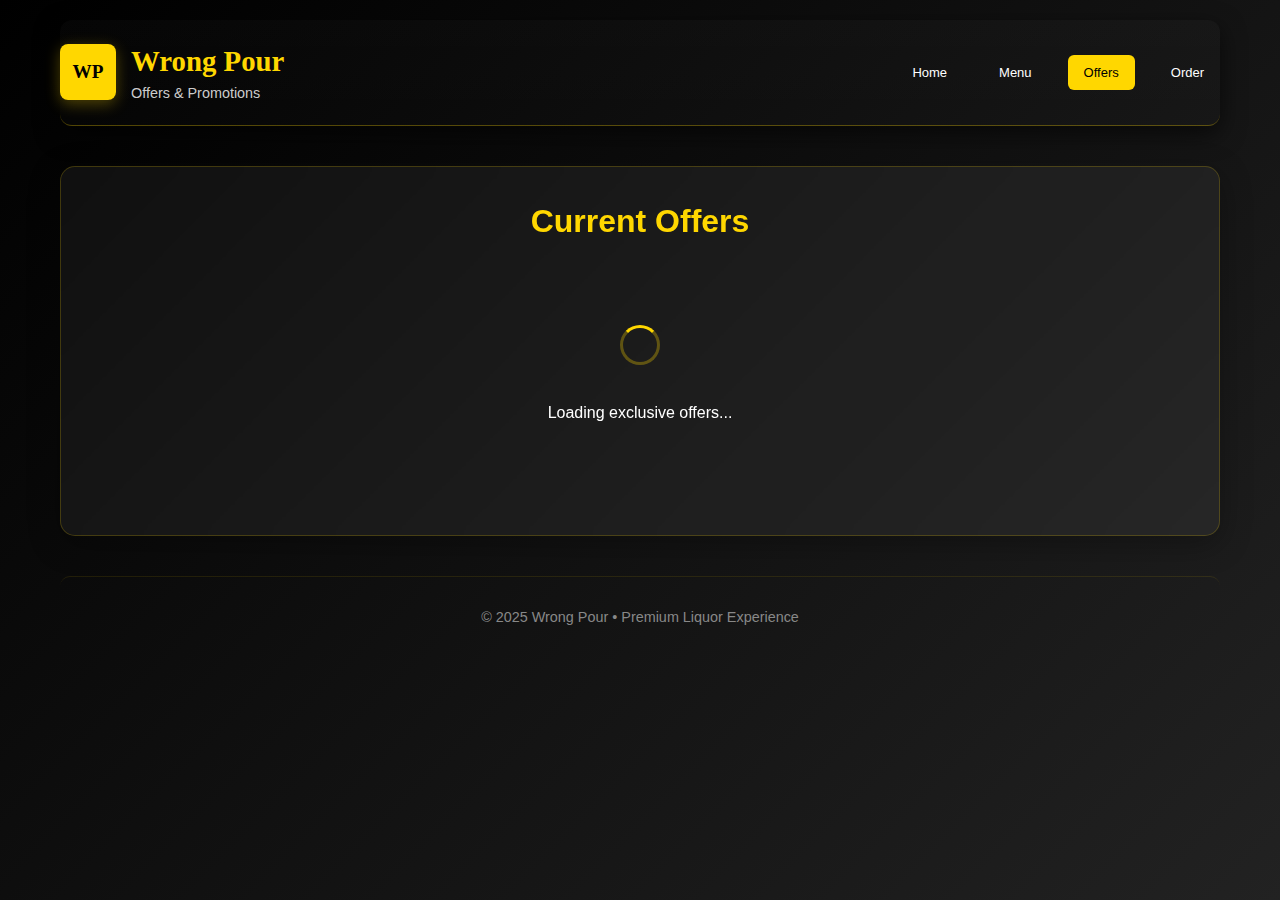
<file: offer.html>
<!doctype html>
<html lang="en">
<head>
  <meta charset="utf-8" />
  <meta name="viewport" content="width=device-width,initial-scale=1" />
  <title>Offers — Wrong Pour</title>
  <link rel="stylesheet" href="style.css" />
  <script src="script.js" defer></script>
  <style>
    body {
      margin: 0;
      font-family: Arial, sans-serif;
      background: linear-gradient(135deg, #000 0%, #111 50%, #222 100%);
      color: #fff;
      min-height: 100vh;
    }

    .container {
      max-width: 1200px;
      margin: 0 auto;
      padding: 20px;
    }

    /* Header */
    .header {
      display: flex;
      justify-content: space-between;
      align-items: center;
      padding: 20px 0;
      margin-bottom: 40px;
      border-bottom: 1px solid rgba(255, 215, 0, 0.3);
    }

    .brand {
      display: flex;
      align-items: center;
      gap: 15px;
    }

    .logo {
      background: linear-gradient(135deg, gold, #ffd700);
      color: black;
      font-weight: bold;
      padding: 12px;
      border-radius: 8px;
      font-size: 1.2rem;
      box-shadow: 0 4px 15px rgba(255, 215, 0, 0.3);
    }

    .brand h1 {
      margin: 0;
      font-size: 1.8rem;
      color: gold;
    }

    .brand p {
      margin: 0;
      color: #ccc;
      font-size: 0.9rem;
    }

    .nav {
      display: flex;
      gap: 20px;
    }

    .nav a {
      color: white;
      text-decoration: none;
      padding: 8px 16px;
      border-radius: 6px;
      transition: all 0.3s ease;
      font-weight: 500;
    }

    .nav a:hover {
      background: rgba(255, 215, 0, 0.1);
      color: gold;
      transform: translateY(-2px);
    }

    .nav a.active {
      background: gold;
      color: black;
    }

    /* Card Section */
    .card {
      background: rgba(255, 255, 255, 0.05);
      backdrop-filter: blur(10px);
      padding: 30px;
      border-radius: 15px;
      margin-bottom: 30px;
      border: 1px solid rgba(255, 215, 0, 0.2);
      box-shadow: 0 8px 32px rgba(0, 0, 0, 0.3);
    }

    .card h3 {
      color: gold;
      font-size: 2rem;
      margin-top: 0;
      margin-bottom: 20px;
      text-align: center;
    }

    /* Offers Styles */
    .offers {
      display: grid;
      grid-template-columns: repeat(auto-fit, minmax(350px, 1fr));
      gap: 25px;
      margin-top: 20px;
    }

    .offer-item {
      background: linear-gradient(135deg, rgba(255, 215, 0, 0.1), rgba(255, 215, 0, 0.05));
      border: 2px solid rgba(255, 215, 0, 0.3);
      border-radius: 12px;
      padding: 25px;
      transition: all 0.3s ease;
      position: relative;
      overflow: hidden;
    }

    .offer-item:hover {
      transform: translateY(-5px);
      border-color: gold;
      box-shadow: 0 15px 30px rgba(255, 215, 0, 0.2);
    }

    .offer-item::before {
      content: '';
      position: absolute;
      top: 0;
      left: 0;
      right: 0;
      height: 4px;
      background: linear-gradient(90deg, gold, #ffd700, gold);
      animation: shimmer 2s infinite;
    }

    @keyframes shimmer {
      0% { transform: translateX(-100%); }
      100% { transform: translateX(100%); }
    }

    .offer-title {
      font-size: 1.4rem;
      font-weight: bold;
      color: gold;
      margin-bottom: 10px;
      display: flex;
      align-items: center;
      gap: 10px;
    }

    .offer-badge {
      background: gold;
      color: black;
      padding: 4px 8px;
      border-radius: 20px;
      font-size: 0.8rem;
      font-weight: bold;
      text-transform: uppercase;
    }

    .offer-description {
      color: #ccc;
      line-height: 1.6;
      margin-bottom: 15px;
      font-size: 1rem;
    }

    .offer-details {
      display: flex;
      justify-content: space-between;
      align-items: center;
      margin-top: 20px;
      padding-top: 15px;
      border-top: 1px solid rgba(255, 215, 0, 0.2);
    }

    .offer-discount {
      font-size: 1.8rem;
      font-weight: bold;
      color: gold;
    }

    .offer-validity {
      font-size: 0.9rem;
      color: #999;
    }

    .claim-btn {
      background: linear-gradient(135deg, gold, #ffd700);
      color: black;
      border: none;
      padding: 10px 20px;
      border-radius: 6px;
      font-weight: bold;
      cursor: pointer;
      transition: all 0.3s ease;
      text-transform: uppercase;
      font-size: 0.9rem;
    }

    .claim-btn:hover {
      background: linear-gradient(135deg, #ffed4e, gold);
      transform: translateY(-2px);
      box-shadow: 0 4px 15px rgba(255, 215, 0, 0.4);
    }

    .claim-btn:active {
      transform: translateY(0);
    }

    /* Empty State */
    .empty-offers {
      text-align: center;
      padding: 60px 20px;
      color: #666;
    }

    .empty-offers h4 {
      font-size: 1.5rem;
      margin-bottom: 10px;
      color: #999;
    }

    .empty-offers p {
      font-size: 1rem;
      line-height: 1.6;
    }

    /* Footer */
    .footer {
      text-align: center;
      padding: 30px 20px;
      color: #888;
      font-size: 0.9rem;
      border-top: 1px solid rgba(255, 215, 0, 0.1);
      margin-top: 40px;
    }

    /* Loading State */
    .loading {
      display: flex;
      justify-content: center;
      align-items: center;
      padding: 60px 20px;
      flex-direction: column;
      gap: 20px;
    }

    .loading-spinner {
      width: 40px;
      height: 40px;
      border: 3px solid rgba(255, 215, 0, 0.3);
      border-top: 3px solid gold;
      border-radius: 50%;
      animation: spin 1s linear infinite;
    }

    @keyframes spin {
      0% { transform: rotate(0deg); }
      100% { transform: rotate(360deg); }
    }

    /* Success Message */
    .success-message {
      background: linear-gradient(135deg, #28a745, #20c997);
      color: white;
      padding: 15px 20px;
      border-radius: 8px;
      margin: 20px 0;
      text-align: center;
      font-weight: bold;
      display: none;
      animation: slideDown 0.5s ease;
    }

    @keyframes slideDown {
      from { opacity: 0; transform: translateY(-20px); }
      to { opacity: 1; transform: translateY(0); }
    }

    /* Responsive Design */
    @media (max-width: 768px) {
      .container {
        padding: 10px;
      }

      .header {
        flex-direction: column;
        gap: 20px;
        text-align: center;
      }

      .nav {
        justify-content: center;
        flex-wrap: wrap;
      }

      .offers {
        grid-template-columns: 1fr;
      }

      .offer-details {
        flex-direction: column;
        gap: 15px;
        text-align: center;
      }

      .card h3 {
        font-size: 1.5rem;
      }
    }
  </style>
</head>
<body>
  <div class="container">
    <header class="header">
      <div class="brand">
        <div class="logo">WP</div>
        <div>
          <h1>Wrong Pour</h1>
          <p>Offers & Promotions</p>
        </div>
      </div>
      <nav class="nav">
        <a href="index.html">Home</a>
        <a href="menu.html">Menu</a>
        <a href="offers.html" class="active">Offers</a>
        <a href="order.html">Order</a>
      </nav>
    </header>

    <div class="success-message" id="successMessage">
      Offer claimed successfully! Redirecting to order page...
    </div>

    <section class="card">
      <h3 style="margin-top:0">Current Offers</h3>
      <div id="offersList" class="offers" style="margin-top:12px">
        <!-- Loading state will be shown initially -->
        <div class="loading">
          <div class="loading-spinner"></div>
          <p>Loading exclusive offers...</p>
        </div>
      </div>
    </section>

    <footer class="footer">© 2025 Wrong Pour • Premium Liquor Experience</footer>
  </div>

  <script>
    // Sample offers data (in a real app, this would come from an API)
    const OFFERS_DATA = [
      {
        id: 'seasonal-25',
        title: 'Seasonal Celebration',
        badge: 'Limited Time',
        description: 'Celebrate the season with our premium collection. Get amazing discounts on selected whiskeys and wines.',
        discount: '25% OFF',
        validity: 'Valid until Dec 31, 2025',
        minOrder: 2000,
        applicable: ['Whiskey', 'Wine', 'Brandy']
      },
      {
        id: 'bulk-discount',
        title: 'Bulk Order Special',
        badge: 'Best Value',
        description: 'Order 3 or more bottles and save big! Perfect for parties, celebrations, or stocking up your collection.',
        discount: '5% OFF',
        validity: 'Valid on orders above ₹3000',
        minOrder: 3000,
        applicable: ['All Items']
      },
      {
        id: 'weekend-priority',
        title: 'Weekend Express',
        badge: 'Fast Delivery',
        description: 'Weekend orders get priority delivery within 2 hours. Premium service for your spontaneous celebrations.',
        discount: 'Free Delivery',
        validity: 'Weekends only',
        minOrder: 1500,
        applicable: ['All Items']
      },
      {
        id: 'premium-member',
        title: 'Premium Member Exclusive',
        badge: 'VIP',
        description: 'Exclusive access to rare spirits and limited editions. Join our premium membership for special privileges.',
        discount: '15% OFF',
        validity: 'Members only',
        minOrder: 5000,
        applicable: ['Premium Collection']
      }
    ];

    function renderOffers() {
      const offersList = document.getElementById('offersList');
      
      // Show loading state initially
      setTimeout(() => {
        if (OFFERS_DATA && OFFERS_DATA.length > 0) {
          offersList.innerHTML = '';
          
          OFFERS_DATA.forEach(offer => {
            const offerElement = createOfferElement(offer);
            offersList.appendChild(offerElement);
          });
        } else {
          showEmptyState();
        }
      }, 1500); // Simulate loading time
    }

    function createOfferElement(offer) {
      const offerDiv = document.createElement('div');
      offerDiv.className = 'offer-item';
      offerDiv.innerHTML = `
        <div class="offer-title">
          ${offer.title}
          <span class="offer-badge">${offer.badge}</span>
        </div>
        <div class="offer-description">${offer.description}</div>
        <div class="offer-details">
          <div>
            <div class="offer-discount">${offer.discount}</div>
            <div class="offer-validity">${offer.validity}</div>
          </div>
          <button class="claim-btn" onclick="claimOffer('${offer.id}', '${offer.title}')">
            Claim Offer
          </button>
        </div>
      `;
      return offerDiv;
    }

    function showEmptyState() {
      const offersList = document.getElementById('offersList');
      offersList.innerHTML = `
        <div class="empty-offers">
          <h4>No Active Offers</h4>
          <p>We're currently updating our offers. Check back soon for exciting deals on premium spirits!</p>
        </div>
      `;
    }

    function claimOffer(offerId, offerTitle) {
      try {
        // Show success message
        const successMessage = document.getElementById('successMessage');
        successMessage.style.display = 'block';
        
        // In a real app, you would:
        // 1. Store the claimed offer in localStorage or send to server
        // 2. Apply the discount to the user's session
        // localStorage.setItem('claimedOffer', JSON.stringify({id: offerId, title: offerTitle}));
        
        // Simulate processing time and redirect
        setTimeout(() => {
          // Add offer parameter to URL for order page to recognize
          window.location.href = `order.html?offer=${encodeURIComponent(offerId)}&title=${encodeURIComponent(offerTitle)}`;
        }, 2000);
        
        console.log(`Offer claimed: ${offerTitle} (ID: ${offerId})`);
        
      } catch (error) {
        console.error('Error claiming offer:', error);
        alert('Sorry, there was an error claiming the offer. Please try again.');
      }
    }

    // Initialize offers when DOM is loaded
    document.addEventListener('DOMContentLoaded', function() {
      renderOffers();
      console.log('Wrong Pour offers page loaded successfully');
    });

    // Add keyboard navigation for accessibility
    document.addEventListener('keydown', function(e) {
      if (e.key === 'Escape') {
        const successMessage = document.getElementById('successMessage');
        successMessage.style.display = 'none';
      }
    });

    // Utility function for currency formatting
    function formatCurrency(amount) {
      return '₹' + amount.toLocaleString('en-IN');
    }

    // Auto-refresh offers every 5 minutes (in a real app)
    // setInterval(() => {
    //   renderOffers();
    // }, 300000);
  </script>
</body>
</html>
</file>
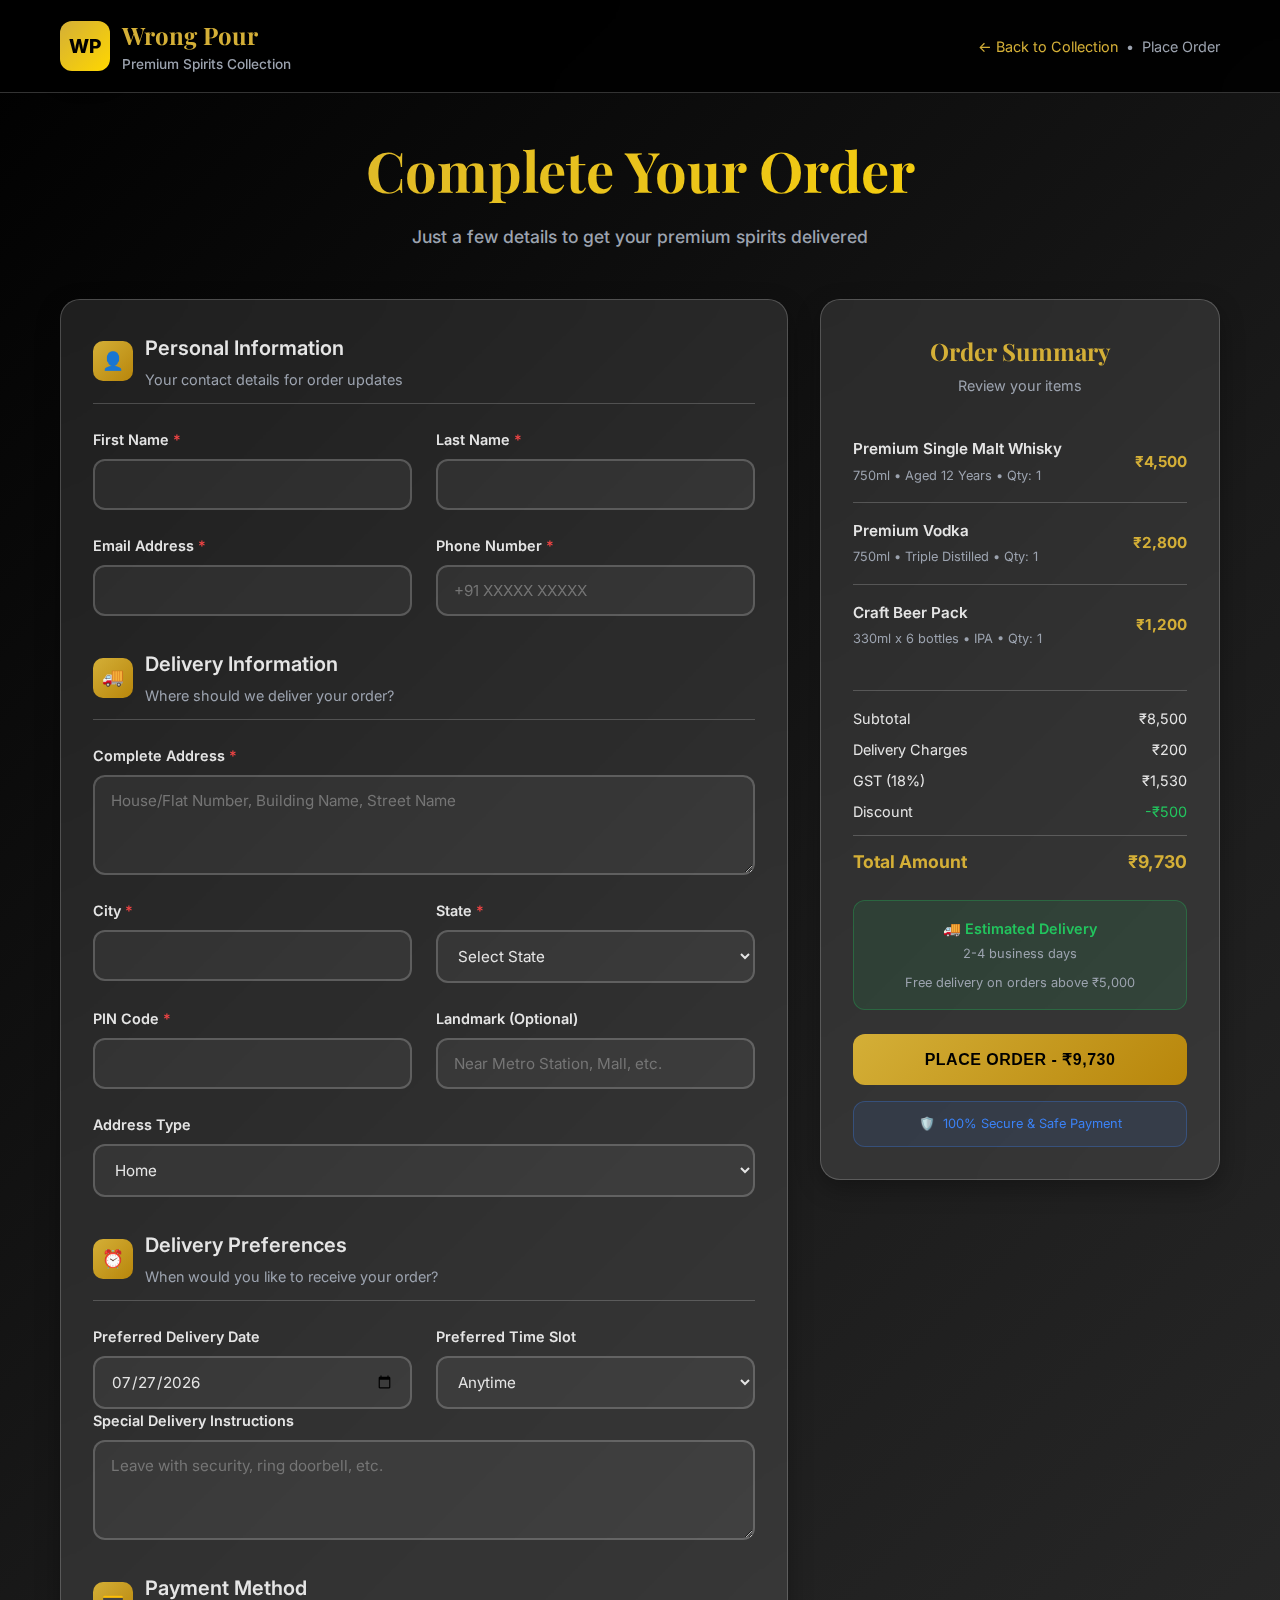
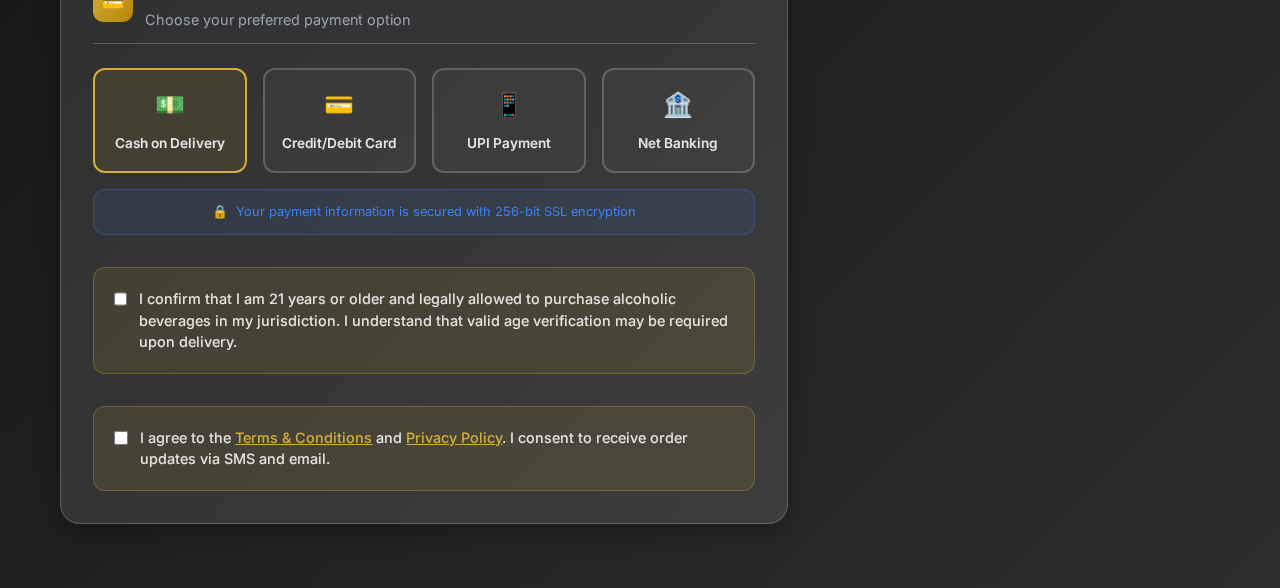
<file: order.html>
<!DOCTYPE html>
<html lang="en">
<head>
    <meta charset="UTF-8">
    <meta name="viewport" content="width=device-width, initial-scale=1.0">
    <title>Place Your Order - Premium Spirits Delivery</title>
    <meta name="description" content="Complete your premium spirits order with secure payment and fast delivery.">
    <link rel="preconnect" href="https://fonts.googleapis.com">
    <link rel="preconnect" href="https://fonts.gstatic.com" crossorigin>
    <link href="https://fonts.googleapis.com/css2?family=Playfair+Display:wght@400;600;700&family=Inter:wght@300;400;500;600;700&display=swap" rel="stylesheet">
    <style>
        :root {
            --primary: #d4af37;
            --primary-dark: #b8860b;
            --secondary: #ffd700;
            --accent: #8b7355;
            --success: #22c55e;
            --error: #ef4444;
            --warning: #f59e0b;
            --info: #3b82f6;
            --dark: #1a1a1a;
            --dark-light: #2d2d2d;
            --glass: rgba(255, 255, 255, 0.1);
            --glass-border: rgba(255, 255, 255, 0.2);
            --text-light: #e5e5e5;
            --text-muted: #9ca3af;
            --shadow-light: 0 4px 6px rgba(0, 0, 0, 0.1);
            --shadow-medium: 0 8px 25px rgba(0, 0, 0, 0.3);
            --shadow-heavy: 0 20px 40px rgba(0, 0, 0, 0.4);
            --border-radius: 12px;
            --border-radius-large: 20px;
            --transition: all 0.3s cubic-bezier(0.4, 0, 0.2, 1);
            --font-primary: 'Inter', -apple-system, BlinkMacSystemFont, sans-serif;
            --font-display: 'Playfair Display', serif;
        }

        * {
            margin: 0;
            padding: 0;
            box-sizing: border-box;
        }

        body {
            font-family: var(--font-primary);
            background: linear-gradient(135deg, #000000 0%, #1a1a1a 50%, #2d2d2d 100%);
            color: var(--text-light);
            line-height: 1.6;
            min-height: 100vh;
        }

        .container {
            max-width: 1200px;
            margin: 0 auto;
            padding: 0 20px;
        }

        /* Header */
        .header {
            background: rgba(0, 0, 0, 0.9);
            backdrop-filter: blur(20px);
            border-bottom: 1px solid var(--glass-border);
            padding: 1rem 0;
            position: sticky;
            top: 0;
            z-index: 100;
        }

        .header-content {
            display: flex;
            align-items: center;
            justify-content: space-between;
        }

        .brand {
            display: flex;
            align-items: center;
            gap: 12px;
        }

        .logo {
            width: 50px;
            height: 50px;
            background: linear-gradient(135deg, var(--primary), var(--secondary));
            border-radius: 12px;
            display: flex;
            align-items: center;
            justify-content: center;
            font-weight: 800;
            font-size: 1.2rem;
            color: #000;
            box-shadow: var(--shadow-medium);
        }

        .brand-text h1 {
            font-family: var(--font-display);
            font-size: 1.5rem;
            font-weight: 700;
            color: var(--primary);
        }

        .brand-text p {
            font-size: 0.85rem;
            color: var(--text-muted);
            font-weight: 500;
        }

        .breadcrumb {
            display: flex;
            align-items: center;
            gap: 8px;
            font-size: 0.9rem;
            color: var(--text-muted);
        }

        .breadcrumb a {
            color: var(--primary);
            text-decoration: none;
            transition: var(--transition);
        }

        .breadcrumb a:hover {
            color: var(--secondary);
        }

        /* Main Content */
        .main-content {
            padding: 2rem 0 4rem;
        }

        .page-header {
            text-align: center;
            margin-bottom: 3rem;
        }

        .page-title {
            font-family: var(--font-display);
            font-size: clamp(2.5rem, 5vw, 3.5rem);
            font-weight: 700;
            background: linear-gradient(135deg, var(--primary), var(--secondary));
            -webkit-background-clip: text;
            -webkit-text-fill-color: transparent;
            background-clip: text;
            margin-bottom: 0.5rem;
        }

        .page-subtitle {
            font-size: 1.1rem;
            color: var(--text-muted);
            font-weight: 500;
        }

        /* Order Form Layout */
        .order-layout {
            display: grid;
            grid-template-columns: 1fr 400px;
            gap: 2rem;
            align-items: start;
        }

        .order-form {
            background: var(--glass);
            backdrop-filter: blur(20px);
            border: 1px solid var(--glass-border);
            border-radius: var(--border-radius-large);
            padding: 2rem;
            box-shadow: var(--shadow-medium);
        }

        .order-summary {
            background: var(--glass);
            backdrop-filter: blur(20px);
            border: 1px solid var(--glass-border);
            border-radius: var(--border-radius-large);
            padding: 2rem;
            box-shadow: var(--shadow-medium);
            position: sticky;
            top: 100px;
        }

        /* Form Sections */
        .form-section {
            margin-bottom: 2rem;
        }

        .form-section:last-child {
            margin-bottom: 0;
        }

        .section-header {
            display: flex;
            align-items: center;
            gap: 12px;
            margin-bottom: 1.5rem;
            padding-bottom: 0.75rem;
            border-bottom: 1px solid var(--glass-border);
        }

        .section-icon {
            width: 40px;
            height: 40px;
            background: linear-gradient(135deg, var(--primary), var(--primary-dark));
            border-radius: 10px;
            display: flex;
            align-items: center;
            justify-content: center;
            font-size: 1.1rem;
            color: #000;
            font-weight: 600;
        }

        .section-title {
            font-size: 1.25rem;
            font-weight: 600;
            color: var(--text-light);
        }

        .section-description {
            font-size: 0.9rem;
            color: var(--text-muted);
            margin-top: 0.25rem;
        }

        /* Form Fields */
        .form-grid {
            display: grid;
            gap: 1.5rem;
        }

        .form-grid.two-column {
            grid-template-columns: 1fr 1fr;
        }

        .form-group {
            display: flex;
            flex-direction: column;
        }

        .form-label {
            font-weight: 600;
            color: var(--text-light);
            margin-bottom: 0.5rem;
            font-size: 0.9rem;
            display: flex;
            align-items: center;
            gap: 0.25rem;
        }

        .required {
            color: var(--error);
        }

        .form-input, .form-select, .form-textarea {
            background: rgba(255, 255, 255, 0.05);
            border: 2px solid var(--glass-border);
            border-radius: var(--border-radius);
            padding: 0.875rem 1rem;
            color: var(--text-light);
            font-size: 0.95rem;
            transition: var(--transition);
            font-family: inherit;
        }

        .form-input:focus, .form-select:focus, .form-textarea:focus {
            outline: none;
            border-color: var(--primary);
            background: rgba(255, 255, 255, 0.08);
            box-shadow: 0 0 0 3px rgba(212, 175, 55, 0.1);
        }

        .form-input.error, .form-select.error, .form-textarea.error {
            border-color: var(--error);
            background: rgba(239, 68, 68, 0.05);
        }

        .form-input.success, .form-select.success, .form-textarea.success {
            border-color: var(--success);
            background: rgba(34, 197, 94, 0.05);
        }

        .form-textarea {
            min-height: 100px;
            resize: vertical;
        }

        .form-select {
            cursor: pointer;
        }

        /* Error Messages */
        .error-message {
            color: var(--error);
            font-size: 0.8rem;
            margin-top: 0.5rem;
            display: none;
            align-items: center;
            gap: 0.25rem;
        }

        .error-message.show {
            display: flex;
        }

        /* Success Messages */
        .success-message {
            color: var(--success);
            font-size: 0.8rem;
            margin-top: 0.5rem;
            display: none;
            align-items: center;
            gap: 0.25rem;
        }

        .success-message.show {
            display: flex;
        }

        /* Payment Method Cards */
        .payment-methods {
            display: grid;
            grid-template-columns: repeat(auto-fit, minmax(120px, 1fr));
            gap: 1rem;
        }

        .payment-method {
            background: rgba(255, 255, 255, 0.03);
            border: 2px solid var(--glass-border);
            border-radius: var(--border-radius);
            padding: 1rem;
            text-align: center;
            cursor: pointer;
            transition: var(--transition);
            position: relative;
        }

        .payment-method:hover {
            background: rgba(255, 255, 255, 0.06);
            border-color: var(--primary);
        }

        .payment-method.selected {
            border-color: var(--primary);
            background: rgba(212, 175, 55, 0.1);
        }

        .payment-method input {
            position: absolute;
            opacity: 0;
            pointer-events: none;
        }

        .payment-icon {
            font-size: 1.5rem;
            margin-bottom: 0.5rem;
        }

        .payment-name {
            font-size: 0.85rem;
            font-weight: 600;
            color: var(--text-light);
        }

        /* Payment Details */
        .payment-details {
            margin-top: 1.5rem;
            padding-top: 1.5rem;
            border-top: 1px solid var(--glass-border);
            display: none;
        }

        .payment-details.show {
            display: block;
            animation: slideDown 0.3s ease-out;
        }

        /* Age Verification */
        .age-verification {
            background: rgba(212, 175, 55, 0.1);
            border: 1px solid rgba(212, 175, 55, 0.3);
            border-radius: var(--border-radius);
            padding: 1.25rem;
            display: flex;
            align-items: flex-start;
            gap: 0.75rem;
        }

        .age-verification input[type="checkbox"] {
            width: 18px;
            height: 18px;
            margin-top: 2px;
        }

        .age-verification label {
            font-size: 0.9rem;
            color: var(--text-light);
            line-height: 1.5;
            font-weight: 500;
        }

        /* Order Summary */
        .summary-header {
            text-align: center;
            margin-bottom: 1.5rem;
        }

        .summary-title {
            font-family: var(--font-display);
            font-size: 1.5rem;
            font-weight: 700;
            color: var(--primary);
            margin-bottom: 0.25rem;
        }

        .cart-items {
            margin-bottom: 1.5rem;
        }

        .cart-item {
            display: flex;
            justify-content: space-between;
            align-items: center;
            padding: 1rem 0;
            border-bottom: 1px solid var(--glass-border);
        }

        .cart-item:last-child {
            border-bottom: none;
        }

        .item-info h4 {
            color: var(--text-light);
            font-size: 0.95rem;
            font-weight: 600;
            margin-bottom: 0.25rem;
        }

        .item-details {
            font-size: 0.8rem;
            color: var(--text-muted);
        }

        .item-price {
            font-weight: 700;
            color: var(--primary);
            font-size: 0.95rem;
        }

        .price-breakdown {
            border-top: 1px solid var(--glass-border);
            padding-top: 1rem;
            margin-bottom: 1.5rem;
        }

        .price-row {
            display: flex;
            justify-content: space-between;
            margin-bottom: 0.5rem;
            font-size: 0.9rem;
        }

        .price-row.total {
            font-weight: 700;
            font-size: 1.1rem;
            color: var(--primary);
            margin-top: 0.75rem;
            padding-top: 0.75rem;
            border-top: 1px solid var(--glass-border);
        }

        .delivery-info {
            background: rgba(34, 197, 94, 0.1);
            border: 1px solid rgba(34, 197, 94, 0.3);
            border-radius: var(--border-radius);
            padding: 1rem;
            text-align: center;
            margin-bottom: 1.5rem;
        }

        .delivery-info h4 {
            color: var(--success);
            font-size: 0.9rem;
            font-weight: 600;
            margin-bottom: 0.25rem;
        }

        .delivery-info p {
            font-size: 0.8rem;
            color: var(--text-muted);
        }

        /* Order Button */
        .order-button {
            width: 100%;
            background: linear-gradient(135deg, var(--primary), var(--primary-dark));
            color: #000;
            border: none;
            border-radius: var(--border-radius);
            padding: 1rem 2rem;
            font-size: 1rem;
            font-weight: 700;
            text-transform: uppercase;
            letter-spacing: 0.5px;
            cursor: pointer;
            transition: var(--transition);
            position: relative;
            overflow: hidden;
        }

        .order-button:hover {
            transform: translateY(-2px);
            box-shadow: var(--shadow-heavy);
        }

        .order-button:active {
            transform: translateY(0);
        }

        .order-button:disabled {
            opacity: 0.6;
            cursor: not-allowed;
            transform: none;
        }

        .order-button::before {
            content: '';
            position: absolute;
            top: 0;
            left: -100%;
            width: 100%;
            height: 100%;
            background: linear-gradient(90deg, transparent, rgba(255, 255, 255, 0.2), transparent);
            transition: left 0.6s;
        }

        .order-button:hover::before {
            left: 100%;
        }

        /* Loading States */
        .loading {
            display: none;
            text-align: center;
            padding: 2rem;
        }

        .spinner {
            width: 40px;
            height: 40px;
            border: 4px solid rgba(212, 175, 55, 0.3);
            border-top: 4px solid var(--primary);
            border-radius: 50%;
            animation: spin 1s linear infinite;
            margin: 0 auto 1rem;
        }

        @keyframes spin {
            0% { transform: rotate(0deg); }
            100% { transform: rotate(360deg); }
        }

        /* Order Confirmation */
        .order-confirmation {
            display: none;
            background: var(--glass);
            backdrop-filter: blur(20px);
            border: 2px solid var(--success);
            border-radius: var(--border-radius-large);
            padding: 2rem;
            margin-top: 2rem;
            text-align: center;
            animation: slideUp 0.6s ease-out;
        }

        .order-confirmation.show {
            display: block;
        }

        .confirmation-header {
            margin-bottom: 1.5rem;
        }

        .confirmation-icon {
            width: 80px;
            height: 80px;
            background: linear-gradient(135deg, var(--success), #16a34a);
            border-radius: 50%;
            display: flex;
            align-items: center;
            justify-content: center;
            font-size: 2rem;
            color: white;
            margin: 0 auto 1rem;
        }

        .confirmation-title {
            font-family: var(--font-display);
            font-size: 2rem;
            font-weight: 700;
            color: var(--success);
            margin-bottom: 0.5rem;
        }

        .order-details {
            background: rgba(0, 0, 0, 0.3);
            border-radius: var(--border-radius);
            padding: 1.5rem;
            margin: 1.5rem 0;
            text-align: left;
        }

        .detail-row {
            display: flex;
            justify-content: space-between;
            margin-bottom: 0.75rem;
            padding-bottom: 0.75rem;
            border-bottom: 1px solid var(--glass-border);
        }

        .detail-row:last-child {
            margin-bottom: 0;
            padding-bottom: 0;
            border-bottom: none;
        }

        .detail-label {
            color: var(--text-muted);
            font-weight: 500;
        }

        .detail-value {
            color: var(--text-light);
            font-weight: 600;
        }

        .order-id {
            background: rgba(212, 175, 55, 0.15);
            border: 1px solid rgba(212, 175, 55, 0.3);
            border-radius: var(--border-radius);
            padding: 1rem;
            margin: 1rem 0;
        }

        .order-id strong {
            color: var(--primary);
            font-size: 1.1rem;
        }

        /* Responsive Design */
        @media (max-width: 968px) {
            .order-layout {
                grid-template-columns: 1fr;
                gap: 1.5rem;
            }

            .order-summary {
                position: static;
                order: -1;
            }

            .form-grid.two-column {
                grid-template-columns: 1fr;
            }
        }

        @media (max-width: 768px) {
            .container {
                padding: 0 15px;
            }

            .header-content {
                flex-direction: column;
                gap: 1rem;
                text-align: center;
            }

            .breadcrumb {
                justify-content: center;
            }

            .order-form, .order-summary {
                padding: 1.5rem;
            }

            .payment-methods {
                grid-template-columns: repeat(2, 1fr);
            }

            .page-title {
                font-size: 2rem;
            }
        }

        /* Animations */
        @keyframes slideDown {
            from {
                opacity: 0;
                transform: translateY(-20px);
            }
            to {
                opacity: 1;
                transform: translateY(0);
            }
        }

        @keyframes slideUp {
            from {
                opacity: 0;
                transform: translateY(30px);
            }
            to {
                opacity: 1;
                transform: translateY(0);
            }
        }

        /* Input Enhancements */
        .input-with-icon {
            position: relative;
        }

        .input-icon {
            position: absolute;
            right: 12px;
            top: 50%;
            transform: translateY(-50%);
            color: var(--text-muted);
            font-size: 0.9rem;
        }

        .form-input.with-icon {
            padding-right: 40px;
        }

        /* Security Badge */
        .security-badge {
            display: flex;
            align-items: center;
            justify-content: center;
            gap: 0.5rem;
            margin-top: 1rem;
            padding: 0.75rem;
            background: rgba(59, 130, 246, 0.1);
            border: 1px solid rgba(59, 130, 246, 0.3);
            border-radius: var(--border-radius);
            font-size: 0.8rem;
            color: var(--info);
        }
    </style>
</head>
<body>
    <!-- Header -->
    <header class="header">
        <div class="container">
            <div class="header-content">
                <div class="brand">
                    <div class="logo">WP</div>
                    <div class="brand-text">
                        <h1>Wrong Pour</h1>
                        <p>Premium Spirits Collection</p>
                    </div>
                </div>
                <div class="breadcrumb">
                    <a href="#" onclick="goBack()">← Back to Collection</a>
                    <span>•</span>
                    <span>Place Order</span>
                </div>
            </div>
        </div>
    </header>

    <!-- Main Content -->
    <main class="main-content">
        <div class="container">
            <!-- Page Header -->
            <div class="page-header">
                <h1 class="page-title">Complete Your Order</h1>
                <p class="page-subtitle">Just a few details to get your premium spirits delivered</p>
            </div>

            <!-- Order Layout -->
            <div class="order-layout">
                <!-- Order Form -->
                <div class="order-form">
                    <form id="orderForm">
                        <!-- Personal Information -->
                        <div class="form-section">
                            <div class="section-header">
                                <div class="section-icon">👤</div>
                                <div>
                                    <h3 class="section-title">Personal Information</h3>
                                    <p class="section-description">Your contact details for order updates</p>
                                </div>
                            </div>
                            <div class="form-grid two-column">
                                <div class="form-group">
                                    <label class="form-label">First Name <span class="required">*</span></label>
                                    <input type="text" class="form-input" id="firstName" name="firstName" required>
                                    <div class="error-message">Please enter your first name</div>
                                </div>
                                <div class="form-group">
                                    <label class="form-label">Last Name <span class="required">*</span></label>
                                    <input type="text" class="form-input" id="lastName" name="lastName" required>
                                    <div class="error-message">Please enter your last name</div>
                                </div>
                                <div class="form-group">
                                    <label class="form-label">Email Address <span class="required">*</span></label>
                                    <input type="email" class="form-input" id="email" name="email" required>
                                    <div class="error-message">Please enter a valid email address</div>
                                </div>
                                <div class="form-group">
                                    <label class="form-label">Phone Number <span class="required">*</span></label>
                                    <input type="tel" class="form-input" id="phone" name="phone" placeholder="+91 XXXXX XXXXX" required>
                                    <div class="error-message">Please enter a valid phone number</div>
                                </div>
                            </div>
                        </div>

                        <!-- Delivery Information -->
                        <div class="form-section">
                            <div class="section-header">
                                <div class="section-icon">🚚</div>
                                <div>
                                    <h3 class="section-title">Delivery Information</h3>
                                    <p class="section-description">Where should we deliver your order?</p>
                                </div>
                            </div>
                            <div class="form-grid">
                                <div class="form-group">
                                    <label class="form-label">Complete Address <span class="required">*</span></label>
                                    <textarea class="form-textarea" id="address" name="address" placeholder="House/Flat Number, Building Name, Street Name" required></textarea>
                                    <div class="error-message">Please enter your complete address</div>
                                </div>
                                <div class="form-grid two-column">
                                    <div class="form-group">
                                        <label class="form-label">City <span class="required">*</span></label>
                                        <input type="text" class="form-input" id="city" name="city" required>
                                        <div class="error-message">Please enter your city</div>
                                    </div>
                                    <div class="form-group">
                                        <label class="form-label">State <span class="required">*</span></label>
                                        <select class="form-select" id="state" name="state" required>
                                            <option value="">Select State</option>
                                            <option value="AP">Andhra Pradesh</option>
                                            <option value="AR">Arunachal Pradesh</option>
                                            <option value="AS">Assam</option>
                                            <option value="BR">Bihar</option>
                                            <option value="CT">Chhattisgarh</option>
                                            <option value="GA">Goa</option>
                                            <option value="GJ">Gujarat</option>
                                            <option value="HR">Haryana</option>
                                            <option value="HP">Himachal Pradesh</option>
                                            <option value="JH">Jharkhand</option>
                                            <option value="KA">Karnataka</option>
                                            <option value="KL">Kerala</option>
                                            <option value="MP">Madhya Pradesh</option>
                                            <option value="MH">Maharashtra</option>
                                            <option value="MN">Manipur</option>
                                            <option value="ML">Meghalaya</option>
                                            <option value="MZ">Mizoram</option>
                                            <option value="NL">Nagaland</option>
                                            <option value="OR">Odisha</option>
                                            <option value="PB">Punjab</option>
                                            <option value="RJ">Rajasthan</option>
                                            <option value="SK">Sikkim</option>
                                            <option value="TN">Tamil Nadu</option>
                                            <option value="TG">Telangana</option>
                                            <option value="TR">Tripura</option>
                                            <option value="UP">Uttar Pradesh</option>
                                            <option value="UT">Uttarakhand</option>
                                            <option value="WB">West Bengal</option>
                                        </select>
                                        <div class="error-message">Please select your state</div>
                                    </div>
                                    <div class="form-group">
                                        <label class="form-label">PIN Code <span class="required">*</span></label>
                                        <input type="text" class="form-input" id="pincode" name="pincode" pattern="[0-9]{6}" maxlength="6" required>
                                        <div class="error-message">Please enter a valid 6-digit PIN code</div>
                                    </div>
                                    <div class="form-group">
                                        <label class="form-label">Landmark (Optional)</label>
                                        <input type="text" class="form-input" id="landmark" name="landmark" placeholder="Near Metro Station, Mall, etc.">
                                    </div>
                                </div>
                                <div class="form-group">
                                    <label class="form-label">Address Type</label>
                                    <select class="form-select" id="addressType" name="addressType">
                                        <option value="home">Home</option>
                                        <option value="office">Office</option>
                                        <option value="other">Other</option>
                                    </select>
                                </div>
                            </div>
                        </div>

                        <!-- Delivery Preferences -->
                        <div class="form-section">
                            <div class="section-header">
                                <div class="section-icon">⏰</div>
                                <div>
                                    <h3 class="section-title">Delivery Preferences</h3>
                                    <p class="section-description">When would you like to receive your order?</p>
                                </div>
                            </div>
                            <div class="form-grid two-column">
                                <div class="form-group">
                                    <label class="form-label">Preferred Delivery Date</label>
                                    <input type="date" class="form-input" id="deliveryDate" name="deliveryDate">
                                </div>
                                <div class="form-group">
                                    <label class="form-label">Preferred Time Slot</label>
                                    <select class="form-select" id="timeSlot" name="timeSlot">
                                        <option value="anytime">Anytime</option>
                                        <option value="morning">Morning (9 AM - 12 PM)</option>
                                        <option value="afternoon">Afternoon (12 PM - 4 PM)</option>
                                        <option value="evening">Evening (4 PM - 8 PM)</option>
                                    </select>
                                </div>
                            </div>
                            <div class="form-group">
                                <label class="form-label">Special Delivery Instructions</label>
                                <textarea class="form-textarea" id="deliveryInstructions" name="deliveryInstructions" placeholder="Leave with security, ring doorbell, etc."></textarea>
                            </div>
                        </div>

                        <!-- Payment Method -->
                        <div class="form-section">
                            <div class="section-header">
                                <div class="section-icon">💳</div>
                                <div>
                                    <h3 class="section-title">Payment Method</h3>
                                    <p class="section-description">Choose your preferred payment option</p>
                                </div>
                            </div>
                            <div class="payment-methods">
                                <label class="payment-method">
                                    <input type="radio" name="paymentMethod" value="cod" checked>
                                    <div class="payment-icon">💵</div>
                                    <div class="payment-name">Cash on Delivery</div>
                                </label>
                                <label class="payment-method">
                                    <input type="radio" name="paymentMethod" value="card">
                                    <div class="payment-icon">💳</div>
                                    <div class="payment-name">Credit/Debit Card</div>
                                </label>
                                <label class="payment-method">
                                    <input type="radio" name="paymentMethod" value="upi">
                                    <div class="payment-icon">📱</div>
                                    <div class="payment-name">UPI Payment</div>
                                </label>
                                <label class="payment-method">
                                    <input type="radio" name="paymentMethod" value="netbanking">
                                    <div class="payment-icon">🏦</div>
                                    <div class="payment-name">Net Banking</div>
                                </label>
                            </div>

                            <!-- Card Payment Details -->
                            <div class="payment-details" id="cardDetails">
                                <div class="form-grid two-column">
                                    <div class="form-group">
                                        <label class="form-label">Card Number <span class="required">*</span></label>
                                        <input type="text" class="form-input" id="cardNumber" name="cardNumber" placeholder="1234 5678 9012 3456" maxlength="19">
                                    </div>
                                    <div class="form-group">
                                        <label class="form-label">Cardholder Name <span class="required">*</span></label>
                                        <input type="text" class="form-input" id="cardName" name="cardName" placeholder="Name as on card">
                                    </div>
                                    <div class="form-group">
                                        <label class="form-label">Expiry Date <span class="required">*</span></label>
                                        <input type="text" class="form-input" id="expiryDate" name="expiryDate" placeholder="MM/YY" maxlength="5">
                                    </div>
                                    <div class="form-group">
                                        <label class="form-label">CVV <span class="required">*</span></label>
                                        <input type="text" class="form-input" id="cvv" name="cvv" placeholder="123" maxlength="4">
                                    </div>
                                </div>
                            </div>

                            <!-- UPI Payment Details -->
                            <div class="payment-details" id="upiDetails">
                                <div class="form-group">
                                    <label class="form-label">UPI ID <span class="required">*</span></label>
                                    <input type="text" class="form-input" id="upiId" name="upiId" placeholder="yourname@paytm">
                                </div>
                            </div>

                            <!-- Net Banking Details -->
                            <div class="payment-details" id="netbankingDetails">
                                <div class="form-group">
                                    <label class="form-label">Select Bank <span class="required">*</span></label>
                                    <select class="form-select" id="bankName" name="bankName">
                                        <option value="">Choose your bank</option>
                                        <option value="sbi">State Bank of India</option>
                                        <option value="hdfc">HDFC Bank</option>
                                        <option value="icici">ICICI Bank</option>
                                        <option value="axis">Axis Bank</option>
                                        <option value="kotak">Kotak Mahindra Bank</option>
                                        <option value="pnb">Punjab National Bank</option>
                                        <option value="other">Other Bank</option>
                                    </select>
                                </div>
                            </div>

                            <div class="security-badge">
                                <span>🔒</span>
                                <span>Your payment information is secured with 256-bit SSL encryption</span>
                            </div>
                        </div>

                        <!-- Age Verification -->
                        <div class="form-section">
                            <div class="age-verification">
                                <input type="checkbox" id="ageVerification" name="ageVerification" required>
                                <label for="ageVerification">
                                    I confirm that I am 21 years or older and legally allowed to purchase alcoholic beverages in my jurisdiction. I understand that valid age verification may be required upon delivery.
                                </label>
                            </div>
                        </div>

                        <!-- Terms and Privacy -->
                        <div class="form-section">
                            <div class="age-verification">
                                <input type="checkbox" id="termsAgreement" name="termsAgreement" required>
                                <label for="termsAgreement">
                                    I agree to the <a href="#" style="color: var(--primary);">Terms & Conditions</a> and <a href="#" style="color: var(--primary);">Privacy Policy</a>. I consent to receive order updates via SMS and email.
                                </label>
                            </div>
                        </div>
                    </form>
                </div>

                <!-- Order Summary -->
                <div class="order-summary">
                    <div class="summary-header">
                        <h3 class="summary-title">Order Summary</h3>
                        <p style="font-size: 0.9rem; color: var(--text-muted);">Review your items</p>
                    </div>

                    <div class="cart-items">
                        <div class="cart-item">
                            <div class="item-info">
                                <h4>Premium Single Malt Whisky</h4>
                                <div class="item-details">750ml • Aged 12 Years • Qty: 1</div>
                            </div>
                            <div class="item-price">₹4,500</div>
                        </div>
                        <div class="cart-item">
                            <div class="item-info">
                                <h4>Premium Vodka</h4>
                                <div class="item-details">750ml • Triple Distilled • Qty: 1</div>
                            </div>
                            <div class="item-price">₹2,800</div>
                        </div>
                        <div class="cart-item">
                            <div class="item-info">
                                <h4>Craft Beer Pack</h4>
                                <div class="item-details">330ml x 6 bottles • IPA • Qty: 1</div>
                            </div>
                            <div class="item-price">₹1,200</div>
                        </div>
                    </div>

                    <div class="price-breakdown">
                        <div class="price-row">
                            <span>Subtotal</span>
                            <span>₹8,500</span>
                        </div>
                        <div class="price-row">
                            <span>Delivery Charges</span>
                            <span>₹200</span>
                        </div>
                        <div class="price-row">
                            <span>GST (18%)</span>
                            <span>₹1,530</span>
                        </div>
                        <div class="price-row">
                            <span>Discount</span>
                            <span style="color: var(--success);">-₹500</span>
                        </div>
                        <div class="price-row total">
                            <span>Total Amount</span>
                            <span>₹9,730</span>
                        </div>
                    </div>

                    <div class="delivery-info">
                        <h4>🚚 Estimated Delivery</h4>
                        <p>2-4 business days</p>
                        <p style="margin-top: 0.5rem;">Free delivery on orders above ₹5,000</p>
                    </div>

                    <button type="submit" form="orderForm" class="order-button" id="placeOrderBtn">
                        <span>Place Order - ₹9,730</span>
                    </button>

                    <div class="security-badge">
                        <span>🛡️</span>
                        <span>100% Secure & Safe Payment</span>
                    </div>
                </div>
            </div>

            <!-- Loading State -->
            <div class="loading" id="loadingState">
                <div class="spinner"></div>
                <p>Processing your order...</p>
                <p style="font-size: 0.9rem; color: var(--text-muted);">Please do not refresh the page</p>
            </div>

            <!-- Order Confirmation -->
            <div class="order-confirmation" id="orderConfirmation">
                <div class="confirmation-header">
                    <div class="confirmation-icon">✓</div>
                    <h2 class="confirmation-title">Order Confirmed!</h2>
                    <p style="color: var(--text-muted); font-size: 1rem;">Thank you for your order. We'll get it delivered soon!</p>
                </div>

                <div class="order-id">
                    <strong>Order ID: #WP-2024-<span id="orderNumber"></span></strong>
                </div>

                <div class="order-details">
                    <h3 style="color: var(--primary); margin-bottom: 1rem;">Order Details</h3>
                    <div class="detail-row">
                        <span class="detail-label">Customer Name:</span>
                        <span class="detail-value" id="confirmName">-</span>
                    </div>
                    <div class="detail-row">
                        <span class="detail-label">Email:</span>
                        <span class="detail-value" id="confirmEmail">-</span>
                    </div>
                    <div class="detail-row">
                        <span class="detail-label">Phone:</span>
                        <span class="detail-value" id="confirmPhone">-</span>
                    </div>
                    <div class="detail-row">
                        <span class="detail-label">Delivery Address:</span>
                        <span class="detail-value" id="confirmAddress">-</span>
                    </div>
                    <div class="detail-row">
                        <span class="detail-label">Payment Method:</span>
                        <span class="detail-value" id="confirmPayment">-</span>
                    </div>
                    <div class="detail-row">
                        <span class="detail-label">Order Total:</span>
                        <span class="detail-value" style="color: var(--primary); font-weight: 700;">₹9,730</span>
                    </div>
                    <div class="detail-row">
                        <span class="detail-label">Estimated Delivery:</span>
                        <span class="detail-value" id="confirmDelivery">-</span>
                    </div>
                    <div class="detail-row">
                        <span class="detail-label">IP Address:</span>
                        <span class="detail-value" id="confirmIP">-</span>
                    </div>
                    <div class="detail-row">
                        <span class="detail-label">Order Timestamp:</span>
                        <span class="detail-value" id="confirmTimestamp">-</span>
                    </div>
                </div>

                <div style="background: rgba(34, 197, 94, 0.1); border: 1px solid rgba(34, 197, 94, 0.3); border-radius: var(--border-radius); padding: 1rem; margin: 1.5rem 0; text-align: center;">
                    <h4 style="color: var(--success); margin-bottom: 0.5rem;">📧 Confirmation Email Sent</h4>
                    <p style="font-size: 0.9rem; color: var(--text-muted);">We've sent order details and tracking information to your email.</p>
                </div>

                <button class="continue-shopping-btn" onclick="window.location.reload()">
                    Continue Shopping
                </button>
            </div>
        </div>
    </main>

    <script>
        // Get user's IP address
        let userIP = 'Loading...';
        
        // Fetch IP address from a free API
        fetch('https://api.ipify.org?format=json')
            .then(response => response.json())
            .then(data => {
                userIP = data.ip;
            })
            .catch(() => {
                userIP = 'Unable to detect';
            });

        // Form validation
        function validateForm() {
            let isValid = true;
            const requiredFields = ['firstName', 'lastName', 'email', 'phone', 'address', 'city', 'state', 'pincode'];
            
            requiredFields.forEach(fieldId => {
                const field = document.getElementById(fieldId);
                const errorMsg = field.parentElement.querySelector('.error-message');
                
                if (!field.value.trim()) {
                    field.classList.add('error');
                    errorMsg.style.display = 'flex';
                    isValid = false;
                } else {
                    field.classList.remove('error');
                    field.classList.add('success');
                    errorMsg.style.display = 'none';
                }
            });

            // Email validation
            const email = document.getElementById('email');
            const emailRegex = /^[^\s@]+@[^\s@]+\.[^\s@]+$/;
            if (email.value && !emailRegex.test(email.value)) {
                email.classList.add('error');
                email.parentElement.querySelector('.error-message').textContent = 'Please enter a valid email address';
                email.parentElement.querySelector('.error-message').style.display = 'flex';
                isValid = false;
            }

            // Phone validation
            const phone = document.getElementById('phone');
            const phoneRegex = /^[\+]?[0-9]{10,15}$/;
            if (phone.value && !phoneRegex.test(phone.value.replace(/\s/g, ''))) {
                phone.classList.add('error');
                phone.parentElement.querySelector('.error-message').textContent = 'Please enter a valid phone number';
                phone.parentElement.querySelector('.error-message').style.display = 'flex';
                isValid = false;
            }

            // PIN code validation
            const pincode = document.getElementById('pincode');
            const pincodeRegex = /^[0-9]{6}$/;
            if (pincode.value && !pincodeRegex.test(pincode.value)) {
                pincode.classList.add('error');
                pincode.parentElement.querySelector('.error-message').textContent = 'Please enter a valid 6-digit PIN code';
                pincode.parentElement.querySelector('.error-message').style.display = 'flex';
                isValid = false;
            }

            // Age verification
            const ageVerification = document.getElementById('ageVerification');
            if (!ageVerification.checked) {
                alert('Please confirm that you are 21 years or older.');
                isValid = false;
            }

            // Terms agreement
            const termsAgreement = document.getElementById('termsAgreement');
            if (!termsAgreement.checked) {
                alert('Please agree to the Terms & Conditions and Privacy Policy.');
                isValid = false;
            }

            return isValid;
        }

        // Payment method handling
        document.querySelectorAll('input[name="paymentMethod"]').forEach(radio => {
            radio.addEventListener('change', function() {
                // Remove selected class from all payment methods
                document.querySelectorAll('.payment-method').forEach(method => {
                    method.classList.remove('selected');
                });
                
                // Add selected class to chosen method
                this.closest('.payment-method').classList.add('selected');
                
                // Hide all payment details
                document.querySelectorAll('.payment-details').forEach(detail => {
                    detail.classList.remove('show');
                });
                
                // Show relevant payment details
                const paymentValue = this.value;
                if (paymentValue === 'card') {
                    document.getElementById('cardDetails').classList.add('show');
                } else if (paymentValue === 'upi') {
                    document.getElementById('upiDetails').classList.add('show');
                } else if (paymentValue === 'netbanking') {
                    document.getElementById('netbankingDetails').classList.add('show');
                }
            });
        });

        // Set default payment method as selected
        document.querySelector('input[name="paymentMethod"][value="cod"]').closest('.payment-method').classList.add('selected');

        // Card number formatting
        document.getElementById('cardNumber').addEventListener('input', function() {
            let value = this.value.replace(/\s/g, '').replace(/[^0-9]/gi, '');
            let formattedValue = value.match(/.{1,4}/g)?.join(' ') || value;
            if (formattedValue !== this.value) {
                this.value = formattedValue;
            }
        });

        // Expiry date formatting
        document.getElementById('expiryDate').addEventListener('input', function() {
            let value = this.value.replace(/\D/g, '');
            if (value.length >= 2) {
                value = value.substring(0, 2) + '/' + value.substring(2, 4);
            }
            this.value = value;
        });

        // CVV validation
        document.getElementById('cvv').addEventListener('input', function() {
            this.value = this.value.replace(/[^0-9]/g, '');
        });

        // PIN code validation
        document.getElementById('pincode').addEventListener('input', function() {
            this.value = this.value.replace(/[^0-9]/g, '');
        });

        // Phone number formatting
        document.getElementById('phone').addEventListener('input', function() {
            let value = this.value.replace(/[^0-9+\s-]/g, '');
            this.value = value;
        });

        // Set minimum delivery date to tomorrow
        const tomorrow = new Date();
        tomorrow.setDate(tomorrow.getDate() + 1);
        document.getElementById('deliveryDate').min = tomorrow.toISOString().split('T')[0];
        document.getElementById('deliveryDate').value = tomorrow.toISOString().split('T')[0];

        // Form submission
        document.getElementById('orderForm').addEventListener('submit', function(e) {
            e.preventDefault();
            
            if (!validateForm()) {
                return;
            }

            // Show loading state
            document.querySelector('.order-layout').style.display = 'none';
            document.getElementById('loadingState').style.display = 'block';

            // Simulate processing time
            setTimeout(() => {
                // Hide loading state
                document.getElementById('loadingState').style.display = 'none';
                
                // Generate order number
                const orderNumber = Math.random().toString(36).substr(2, 8).toUpperCase();
                document.getElementById('orderNumber').textContent = orderNumber;
                
                // Fill confirmation details
                const firstName = document.getElementById('firstName').value;
                const lastName = document.getElementById('lastName').value;
                document.getElementById('confirmName').textContent = `${firstName} ${lastName}`;
                document.getElementById('confirmEmail').textContent = document.getElementById('email').value;
                document.getElementById('confirmPhone').textContent = document.getElementById('phone').value;
                
                const address = document.getElementById('address').value;
                const city = document.getElementById('city').value;
                const state = document.getElementById('state').value;
                const pincode = document.getElementById('pincode').value;
                document.getElementById('confirmAddress').textContent = `${address}, ${city}, ${state} - ${pincode}`;
                
                const paymentMethod = document.querySelector('input[name="paymentMethod"]:checked').value;
                const paymentText = {
                    'cod': 'Cash on Delivery',
                    'card': 'Credit/Debit Card',
                    'upi': 'UPI Payment',
                    'netbanking': 'Net Banking'
                };
                document.getElementById('confirmPayment').textContent = paymentText[paymentMethod];
                
                const deliveryDate = document.getElementById('deliveryDate').value;
                const timeSlot = document.getElementById('timeSlot').value;
                const timeSlotText = {
                    'anytime': 'Anytime',
                    'morning': 'Morning (9 AM - 12 PM)',
                    'afternoon': 'Afternoon (12 PM - 4 PM)',
                    'evening': 'Evening (4 PM - 8 PM)'
                };
                document.getElementById('confirmDelivery').textContent = `${new Date(deliveryDate).toLocaleDateString('en-IN')} - ${timeSlotText[timeSlot]}`;
                
                document.getElementById('confirmIP').textContent = userIP;
                document.getElementById('confirmTimestamp').textContent = new Date().toLocaleString('en-IN');
                
                // Show confirmation
                document.getElementById('orderConfirmation').classList.add('show');
                
                // Scroll to top
                window.scrollTo({ top: 0, behavior: 'smooth' });
                
            }, 3000);
        });

        // Back function
        function goBack() {
            if (document.getElementById('orderConfirmation').classList.contains('show')) {
                window.location.reload();
            } else {
                window.history.back();
            }
        }

        // Input event listeners for real-time validation
        document.querySelectorAll('.form-input, .form-select, .form-textarea').forEach(input => {
            input.addEventListener('blur', function() {
                if (this.hasAttribute('required') && !this.value.trim()) {
                    this.classList.add('error');
                    this.parentElement.querySelector('.error-message').style.display = 'flex';
                } else if (this.value.trim()) {
                    this.classList.remove('error');
                    this.classList.add('success');
                    this.parentElement.querySelector('.error-message').style.display = 'none';
                }
            });
        });
    </script>
</body>
</html>
</file>
<file: style.css>
/* style.css — luxury black & gold theme (shared by all pages) */
:root {
  --bg: #0b0b0b;
  --panel: #0f0f10;
  --accent: #b8860b; /* gold */
  --accent-2: #d4af37;
  --muted: #bfc6c9;
  --glass: rgba(255, 255, 255, 0.03);
  --radius: 12px;
  --maxwidth: 1100px;
  --transition: 220ms ease-in-out;
  --container-padding: 22px;
  --brand-font: "Georgia", "Times New Roman", serif;
  --ui-font: "Segoe UI", Roboto, Arial, sans-serif;
}

* {
  box-sizing: border-box;
}

html, body {
  height: 100%;
  margin: 0;
  font-family: var(--ui-font);
  background: linear-gradient(180deg, #070707 0%, #0b0b0b 100%);
  color: #f5f5f5;
  line-height: 1.5;
}

a {
  color: inherit;
  text-decoration: none;
}

.container {
  max-width: var(--maxwidth);
  margin: 28px auto;
  padding: var(--container-padding);
}

.header {
  display: flex;
  align-items: center;
  justify-content: space-between;
  gap: 18px;
  padding: 14px;
  background: linear-gradient(180deg, rgba(255, 255, 255, 0.02), rgba(255, 255, 255, 0.01));
  border-radius: var(--radius);
  box-shadow: 0 8px 24px rgba(0, 0, 0, 0.6);
}

.brand {
  display: flex;
  gap: 12px;
  align-items: center;
}

.logo {
  width: 56px;
  height: 56px;
  border-radius: 10px;
  background: linear-gradient(135deg, var(--accent), var(--accent-2));
  display: flex;
  align-items: center;
  justify-content: center;
  font-weight: 800;
  color: #120800;
  font-family: var(--brand-font);
  font-size: 20px;
  box-shadow: 0 6px 18px rgba(0, 0, 0, 0.6);
}

.brand h1 {
  margin: 0;
  font-family: var(--brand-font);
  font-size: 18px;
}

.brand p {
  margin: 0;
  color: var(--muted);
  font-size: 13px;
}

.nav {
  display: flex;
  gap: 10px;
  align-items: center;
}

.nav a {
  padding: 8px 12px;
  border-radius: 8px;
  color: var(--muted);
  font-size: 13px;
  transition: background var(--transition), color var(--transition);
}

.nav a:hover {
  background: var(--glass);
  color: var(--accent);
}

.hero {
  display: grid;
  grid-template-columns: 1fr 420px;
  gap: 20px;
  margin-top: 18px;
  align-items: center;
}

.card {
  background: linear-gradient(180deg, rgba(255, 255, 255, 0.02), rgba(255, 255, 255, 0.01));
  padding: 18px;
  border-radius: 12px;
  box-shadow: 0 10px 30px rgba(0, 0, 0, 0.6);
}

/* hero left */
.hero h2 {
  font-family: var(--brand-font);
  font-size: 28px;
  margin: 0 0 8px 0;
}

.lead {
  color: var(--muted);
  margin: 0 0 12px 0;
  font-size: 15px;
}

/* actions */
.actions {
  display: flex;
  gap: 10px;
  flex-wrap: wrap;
}

.btn {
  padding: 10px 14px;
  border-radius: 10px;
  border: 0;
  cursor: pointer;
  background: transparent;
  color: var(--accent);
  font-weight: 700;
  box-shadow: inset 0 0 0 1px rgba(255, 255, 255, 0.03);
  transition: all var(--transition);
  font-family: inherit;
}

.btn:hover {
  background: rgba(255, 255, 255, 0.05);
  transform: translateY(-1px);
}

.cta {
  background: linear-gradient(90deg, var(--accent), var(--accent-2));
  color: #120800;
  padding: 10px 14px;
  border-radius: 10px;
  border: 0;
  font-weight: 700;
  cursor: pointer;
  transition: all var(--transition);
  font-family: inherit;
}

.cta:hover {
  transform: translateY(-1px);
  box-shadow: 0 4px 12px rgba(184, 134, 11, 0.3);
}

/* offers */
.offers {
  display: flex;
  gap: 12px;
  overflow-x: auto;
  padding-bottom: 4px;
}

.offer {
  min-width: 220px;
  padding: 12px;
  border-radius: 10px;
  background: linear-gradient(90deg, #0f1416, rgba(255, 255, 255, 0.01));
  border: 1px solid rgba(255, 255, 255, 0.02);
  transition: transform var(--transition);
}

.offer:hover {
  transform: translateY(-2px);
}

.offer .title {
  font-weight: 800;
  color: var(--accent);
}

.offer .sub {
  color: var(--muted);
  font-size: 13px;
  margin-top: 6px;
}

/* menu grid */
.menu-grid {
  display: grid;
  grid-template-columns: repeat(auto-fill, minmax(180px, 1fr));
  gap: 14px;
  margin-top: 12px;
}

.product {
  background: var(--panel);
  border-radius: 10px;
  padding: 12px;
  border: 1px solid rgba(255, 255, 255, 0.03);
  display: flex;
  flex-direction: column;
  gap: 8px;
  transition: transform var(--transition), box-shadow var(--transition);
}

.product:hover {
  transform: translateY(-6px);
  box-shadow: 0 12px 30px rgba(0, 0, 0, 0.6);
}

.product img {
  width: 100%;
  height: 160px;
  object-fit: cover;
  border-radius: 8px;
}

.product .name {
  font-weight: 700;
}

.product .meta {
  color: var(--muted);
  font-size: 13px;
}

.product .price {
  font-weight: 800;
  color: var(--accent);
  margin-top: 6px;
}

.select-btn {
  margin-top: 8px;
  padding: 8px;
  border-radius: 8px;
  border: 0;
  background: rgba(255, 255, 255, 0.03);
  color: var(--muted);
  cursor: pointer;
  transition: all var(--transition);
  font-family: inherit;
}

.select-btn:hover {
  background: rgba(255, 255, 255, 0.05);
}

.select-btn.selected {
  background: linear-gradient(90deg, var(--accent), var(--accent-2));
  color: #120800;
  font-weight: 700;
}

/* form */
.form-grid {
  display: grid;
  grid-template-columns: 1fr 1fr;
  gap: 10px;
}

label {
  display: block;
  font-size: 13px;
  color: var(--muted);
  margin-bottom: 6px;
}

input, textarea, select {
  width: 100%;
  padding: 10px;
  border-radius: 8px;
  border: 1px solid rgba(255, 255, 255, 0.04);
  background: transparent;
  color: #f5f5f5;
  outline: none;
  transition: border-color var(--transition);
  font-family: inherit;
}

input:focus, textarea:focus, select:focus {
  border-color: var(--accent);
}

textarea {
  min-height: 100px;
  resize: vertical;
}

.form-actions {
  display: flex;
  gap: 10px;
  align-items: center;
  margin-top: 12px;
}

/* booking */
.booking {
  padding: 12px;
  border-radius: 10px;
  background: linear-gradient(180deg, rgba(255, 255, 255, 0.01), rgba(0, 0, 0, 0.02));
  border: 1px solid rgba(255, 255, 255, 0.02);
  display: flex;
  flex-direction: column;
  gap: 10px;
}

.booking .eta {
  font-weight: 800;
  color: var(--accent);
}

.booking .order-id {
  color: var(--muted);
  font-size: 13px;
}

/* footer */
.footer {
  margin-top: 20px;
  color: var(--muted);
  text-align: center;
  padding: 12px;
  border-radius: 10px;
}

/* responsive */
@media (max-width: 980px) {
  .hero {
    grid-template-columns: 1fr;
  }
  
  .header {
    flex-direction: column;
    align-items: stretch;
    gap: 12px;
  }
  
  .menu-grid {
    grid-template-columns: repeat(auto-fill, minmax(140px, 1fr));
  }
  
  .form-grid {
    grid-template-columns: 1fr;
  }
  
  .actions {
    justify-content: center;
  }
}

@media (max-width: 640px) {
  .container {
    padding: 16px;
  }
  
  .hero h2 {
    font-size: 24px;
  }
  
  .offers {
    flex-direction: column;
  }
  
  .offer {
    min-width: unset;
  }
}
</file>
